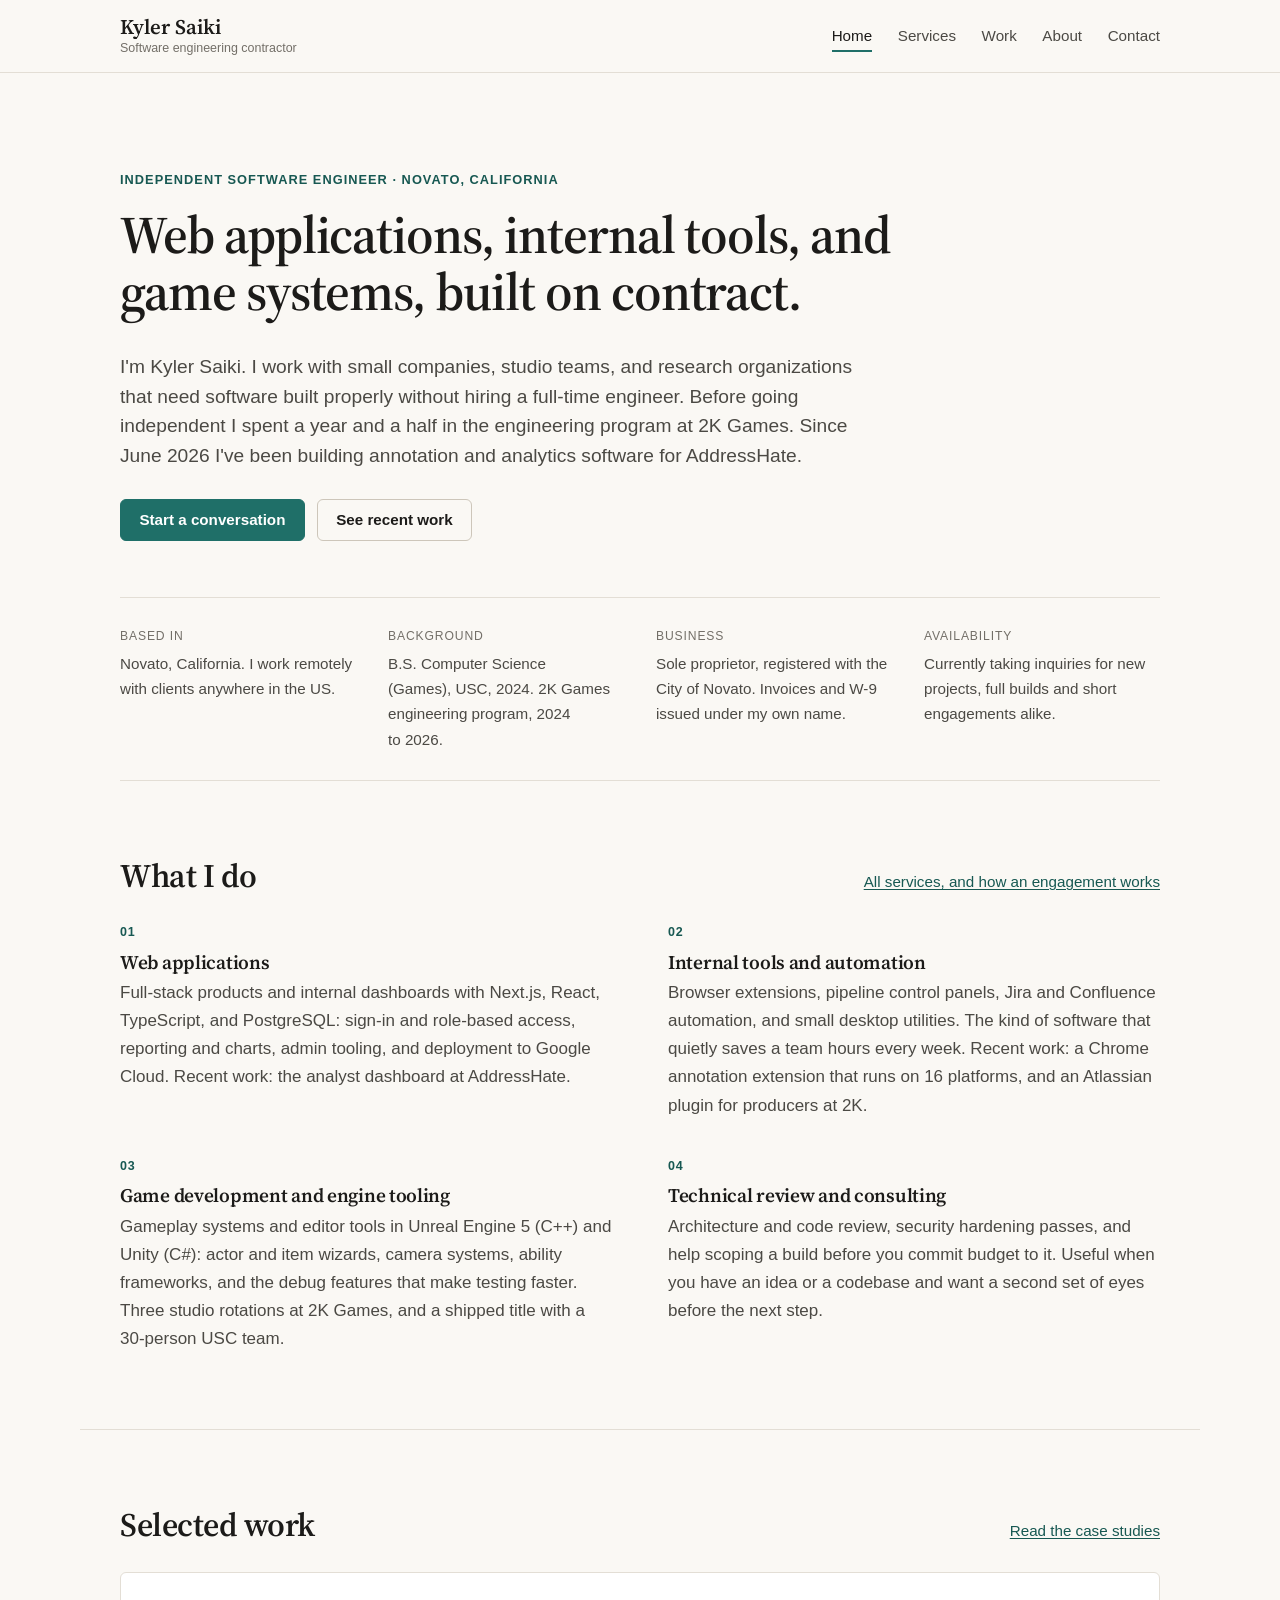
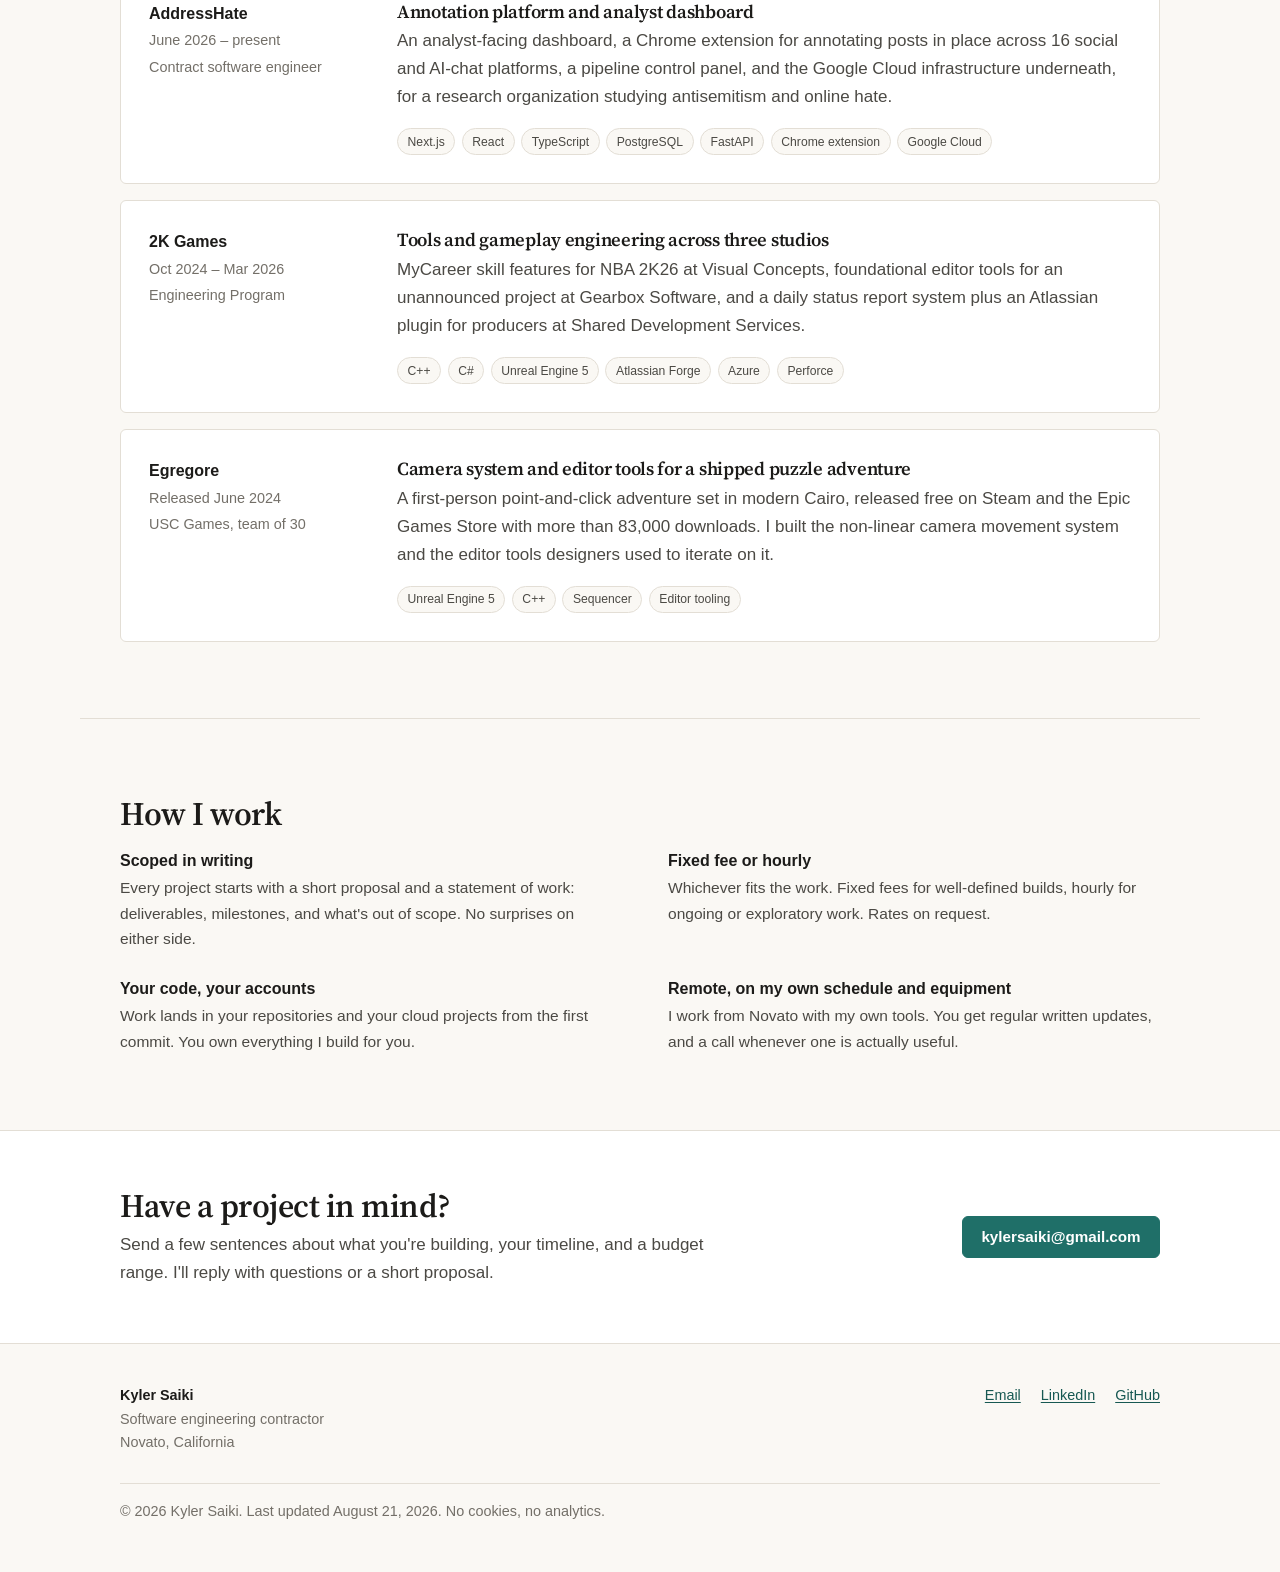
<file: index.html>
<!DOCTYPE html>
<html lang="en">
<head>
<meta charset="utf-8">
<meta name="viewport" content="width=device-width, initial-scale=1">
<meta name="color-scheme" content="light">
<meta name="theme-color" content="#faf8f4">
<title>Kyler Saiki – Software Engineering Contractor, Novato, CA</title>
<meta name="description" content="Independent software engineer in Novato, California. Web applications, internal tools, and game development for small teams, studios, and research organizations. Available for contract work.">
<link rel="canonical" href="https://kysaiki.github.io/">
<meta property="og:type" content="website">
<meta property="og:site_name" content="Kyler Saiki">
<meta property="og:title" content="Kyler Saiki – Software Engineering Contractor">
<meta property="og:description" content="Web applications, internal tools, and game systems, built on contract from Novato, California.">
<meta property="og:url" content="https://kysaiki.github.io/">
<meta property="og:image" content="https://kysaiki.github.io/assets/img/og-image.png">
<meta property="og:image:alt" content="Kyler Saiki, software engineering contractor, Novato, California">
<meta property="og:image:width" content="1200">
<meta property="og:image:height" content="630">
<meta name="twitter:card" content="summary_large_image">
<link rel="icon" href="/assets/img/favicon.svg" type="image/svg+xml">
<link rel="icon" href="/assets/img/favicon-32.png" sizes="32x32" type="image/png">
<link rel="apple-touch-icon" href="/assets/img/apple-touch-icon.png">
<link rel="preconnect" href="https://fonts.googleapis.com">
<link rel="preconnect" href="https://fonts.gstatic.com" crossorigin>
<link rel="stylesheet" href="https://fonts.googleapis.com/css2?family=Source+Serif+4:opsz,wght@8..60,400;8..60,600&amp;display=swap">
<link rel="stylesheet" href="/assets/css/site.css">
<script type="application/ld+json">
{
  "@context": "https://schema.org",
  "@graph": [
    {
      "@type": "Person",
      "@id": "https://kysaiki.github.io/#person",
      "name": "Kyler Saiki",
      "url": "https://kysaiki.github.io/",
      "image": "https://kysaiki.github.io/assets/img/kyler-saiki.jpg",
      "jobTitle": "Independent Software Engineer",
      "email": "mailto:kylersaiki@gmail.com",
      "address": { "@type": "PostalAddress", "addressLocality": "Novato", "addressRegion": "CA", "addressCountry": "US" },
      "alumniOf": { "@type": "CollegeOrUniversity", "name": "University of Southern California" },
      "sameAs": [ "https://www.linkedin.com/in/kyler-saiki/", "https://github.com/kysaiki" ],
      "knowsAbout": [ "Web application development", "Internal tools and automation", "Unreal Engine 5", "Unity", "TypeScript", "Python", "C++", "Google Cloud" ]
    },
    {
      "@type": "ProfessionalService",
      "@id": "https://kysaiki.github.io/#business",
      "name": "Kyler Saiki, Software Engineering Contractor",
      "url": "https://kysaiki.github.io/",
      "founder": { "@id": "https://kysaiki.github.io/#person" },
      "foundingDate": "2026-06",
      "email": "kylersaiki@gmail.com",
      "address": { "@type": "PostalAddress", "addressLocality": "Novato", "addressRegion": "CA", "addressCountry": "US" },
      "areaServed": "US",
      "description": "Independent software engineering services: web applications, internal tools and automation, game development and engine tooling, and technical review."
    },
    {
      "@type": "WebSite",
      "url": "https://kysaiki.github.io/",
      "name": "Kyler Saiki",
      "publisher": { "@id": "https://kysaiki.github.io/#person" }
    }
  ]
}
</script>
</head>
<body>
<a class="skip-link" href="#main">Skip to content</a>
<header class="site-header">
  <div class="container header-inner">
    <a class="brand" href="/">Kyler Saiki<small>Software engineering contractor</small></a>
    <button class="nav-toggle" type="button" aria-expanded="false" aria-controls="site-nav">Menu</button>
    <nav id="site-nav" class="site-nav" aria-label="Main">
      <ul>
        <li><a href="/" aria-current="page">Home</a></li>
        <li><a href="/services/">Services</a></li>
        <li><a href="/work/">Work</a></li>
        <li><a href="/about/">About</a></li>
        <li><a href="/contact/">Contact</a></li>
      </ul>
    </nav>
  </div>
</header>

<main id="main">

  <section class="container hero">
    <p class="eyebrow">Independent software engineer · Novato, California</p>
    <h1>Web applications, internal tools, and game systems, built on contract.</h1>
    <p class="lead">I'm Kyler Saiki. I work with small companies, studio teams, and research organizations that need software built properly without hiring a full-time engineer. Before going independent I spent a year and a half in the engineering program at 2K Games. Since June 2026 I've been building annotation and analytics software for AddressHate.</p>
    <div class="actions">
      <a class="btn btn-primary" href="/contact/">Start a conversation</a>
      <a class="btn btn-secondary" href="/work/">See recent work</a>
    </div>
  </section>

  <div class="container">
    <dl class="facts">
      <div>
        <dt>Based in</dt>
        <dd>Novato, California. I work remotely with clients anywhere in the US.</dd>
      </div>
      <div>
        <dt>Background</dt>
        <dd>B.S. Computer Science (Games), USC, 2024. 2K Games engineering program, 2024 to 2026.</dd>
      </div>
      <div>
        <dt>Business</dt>
        <dd>Sole proprietor, registered with the City of Novato. Invoices and W-9 issued under my own name.</dd>
      </div>
      <div>
        <dt>Availability</dt>
        <dd>Currently taking inquiries for new projects, full builds and short engagements alike.</dd>
      </div>
    </dl>
  </div>

  <section class="container section">
    <div class="section-head">
      <h2>What I do</h2>
      <a href="/services/">All services, and how an engagement works</a>
    </div>
    <div class="services-grid">
      <div class="service">
        <span class="num">01</span>
        <h3>Web applications</h3>
        <p>Full-stack products and internal dashboards with Next.js, React, TypeScript, and PostgreSQL: sign-in and role-based access, reporting and charts, admin tooling, and deployment to Google Cloud. Recent work: the analyst dashboard at AddressHate.</p>
      </div>
      <div class="service">
        <span class="num">02</span>
        <h3>Internal tools and automation</h3>
        <p>Browser extensions, pipeline control panels, Jira and Confluence automation, and small desktop utilities. The kind of software that quietly saves a team hours every week. Recent work: a Chrome annotation extension that runs on 16 platforms, and an Atlassian plugin for producers at 2K.</p>
      </div>
      <div class="service">
        <span class="num">03</span>
        <h3>Game development and engine tooling</h3>
        <p>Gameplay systems and editor tools in Unreal Engine 5 (C++) and Unity (C#): actor and item wizards, camera systems, ability frameworks, and the debug features that make testing faster. Three studio rotations at 2K Games, and a shipped title with a 30-person USC team.</p>
      </div>
      <div class="service">
        <span class="num">04</span>
        <h3>Technical review and consulting</h3>
        <p>Architecture and code review, security hardening passes, and help scoping a build before you commit budget to it. Useful when you have an idea or a codebase and want a second set of eyes before the next step.</p>
      </div>
    </div>
  </section>

  <section class="container section section-rule">
    <div class="section-head">
      <h2>Selected work</h2>
      <a href="/work/">Read the case studies</a>
    </div>
    <ol class="work-list">
      <li class="work-item">
        <div class="work-meta">
          <span class="org">AddressHate</span>
          <span>June 2026 – present</span>
          <span>Contract software engineer</span>
        </div>
        <div>
          <h3><a href="/work/#addresshate">Annotation platform and analyst dashboard</a></h3>
          <p>An analyst-facing dashboard, a Chrome extension for annotating posts in place across 16 social and AI-chat platforms, a pipeline control panel, and the Google Cloud infrastructure underneath, for a research organization studying antisemitism and online hate.</p>
          <ul class="tags">
            <li>Next.js</li><li>React</li><li>TypeScript</li><li>PostgreSQL</li><li>FastAPI</li><li>Chrome extension</li><li>Google Cloud</li>
          </ul>
        </div>
      </li>
      <li class="work-item">
        <div class="work-meta">
          <span class="org">2K Games</span>
          <span>Oct 2024 – Mar 2026</span>
          <span>Engineering Program</span>
        </div>
        <div>
          <h3><a href="/work/#2k-games">Tools and gameplay engineering across three studios</a></h3>
          <p>MyCareer skill features for NBA 2K26 at Visual Concepts, foundational editor tools for an unannounced project at Gearbox Software, and a daily status report system plus an Atlassian plugin for producers at Shared Development Services.</p>
          <ul class="tags">
            <li>C++</li><li>C#</li><li>Unreal Engine 5</li><li>Atlassian Forge</li><li>Azure</li><li>Perforce</li>
          </ul>
        </div>
      </li>
      <li class="work-item">
        <div class="work-meta">
          <span class="org">Egregore</span>
          <span>Released June 2024</span>
          <span>USC Games, team of 30</span>
        </div>
        <div>
          <h3><a href="/work/#egregore">Camera system and editor tools for a shipped puzzle adventure</a></h3>
          <p>A first-person point-and-click adventure set in modern Cairo, released free on Steam and the Epic Games Store with more than 83,000 downloads. I built the non-linear camera movement system and the editor tools designers used to iterate on it.</p>
          <ul class="tags">
            <li>Unreal Engine 5</li><li>C++</li><li>Sequencer</li><li>Editor tooling</li>
          </ul>
        </div>
      </li>
    </ol>
  </section>

  <section class="container section section-rule">
    <h2>How I work</h2>
    <div class="how-grid">
      <div>
        <h3>Scoped in writing</h3>
        <p>Every project starts with a short proposal and a statement of work: deliverables, milestones, and what's out of scope. No surprises on either side.</p>
      </div>
      <div>
        <h3>Fixed fee or hourly</h3>
        <p>Whichever fits the work. Fixed fees for well-defined builds, hourly for ongoing or exploratory work. Rates on request.</p>
      </div>
      <div>
        <h3>Your code, your accounts</h3>
        <p>Work lands in your repositories and your cloud projects from the first commit. You own everything I build for you.</p>
      </div>
      <div>
        <h3>Remote, on my own schedule and equipment</h3>
        <p>I work from Novato with my own tools. You get regular written updates, and a call whenever one is actually useful.</p>
      </div>
    </div>
  </section>

</main>

<section class="cta-band">
  <div class="container cta-inner">
    <div>
      <h2>Have a project in mind?</h2>
      <p>Send a few sentences about what you're building, your timeline, and a budget range. I'll reply with questions or a short proposal.</p>
    </div>
    <a class="btn btn-primary" href="mailto:kylersaiki@gmail.com?subject=Project%20inquiry">kylersaiki@gmail.com</a>
  </div>
</section>

<footer class="site-footer">
  <div class="container footer-grid">
    <div><strong>Kyler Saiki</strong><br>Software engineering contractor<br>Novato, California</div>
    <ul class="footer-links">
      <li><a href="mailto:kylersaiki@gmail.com">Email</a></li>
      <li><a href="https://www.linkedin.com/in/kyler-saiki/" rel="noopener">LinkedIn</a></li>
      <li><a href="https://github.com/kysaiki" rel="noopener">GitHub</a></li>
    </ul>
    <div class="footer-note">&copy; 2026 Kyler Saiki. Last updated August 21, 2026. No cookies, no analytics.</div>
  </div>
</footer>
<script src="/assets/js/site.js" defer></script>
</body>
</html>
</file>
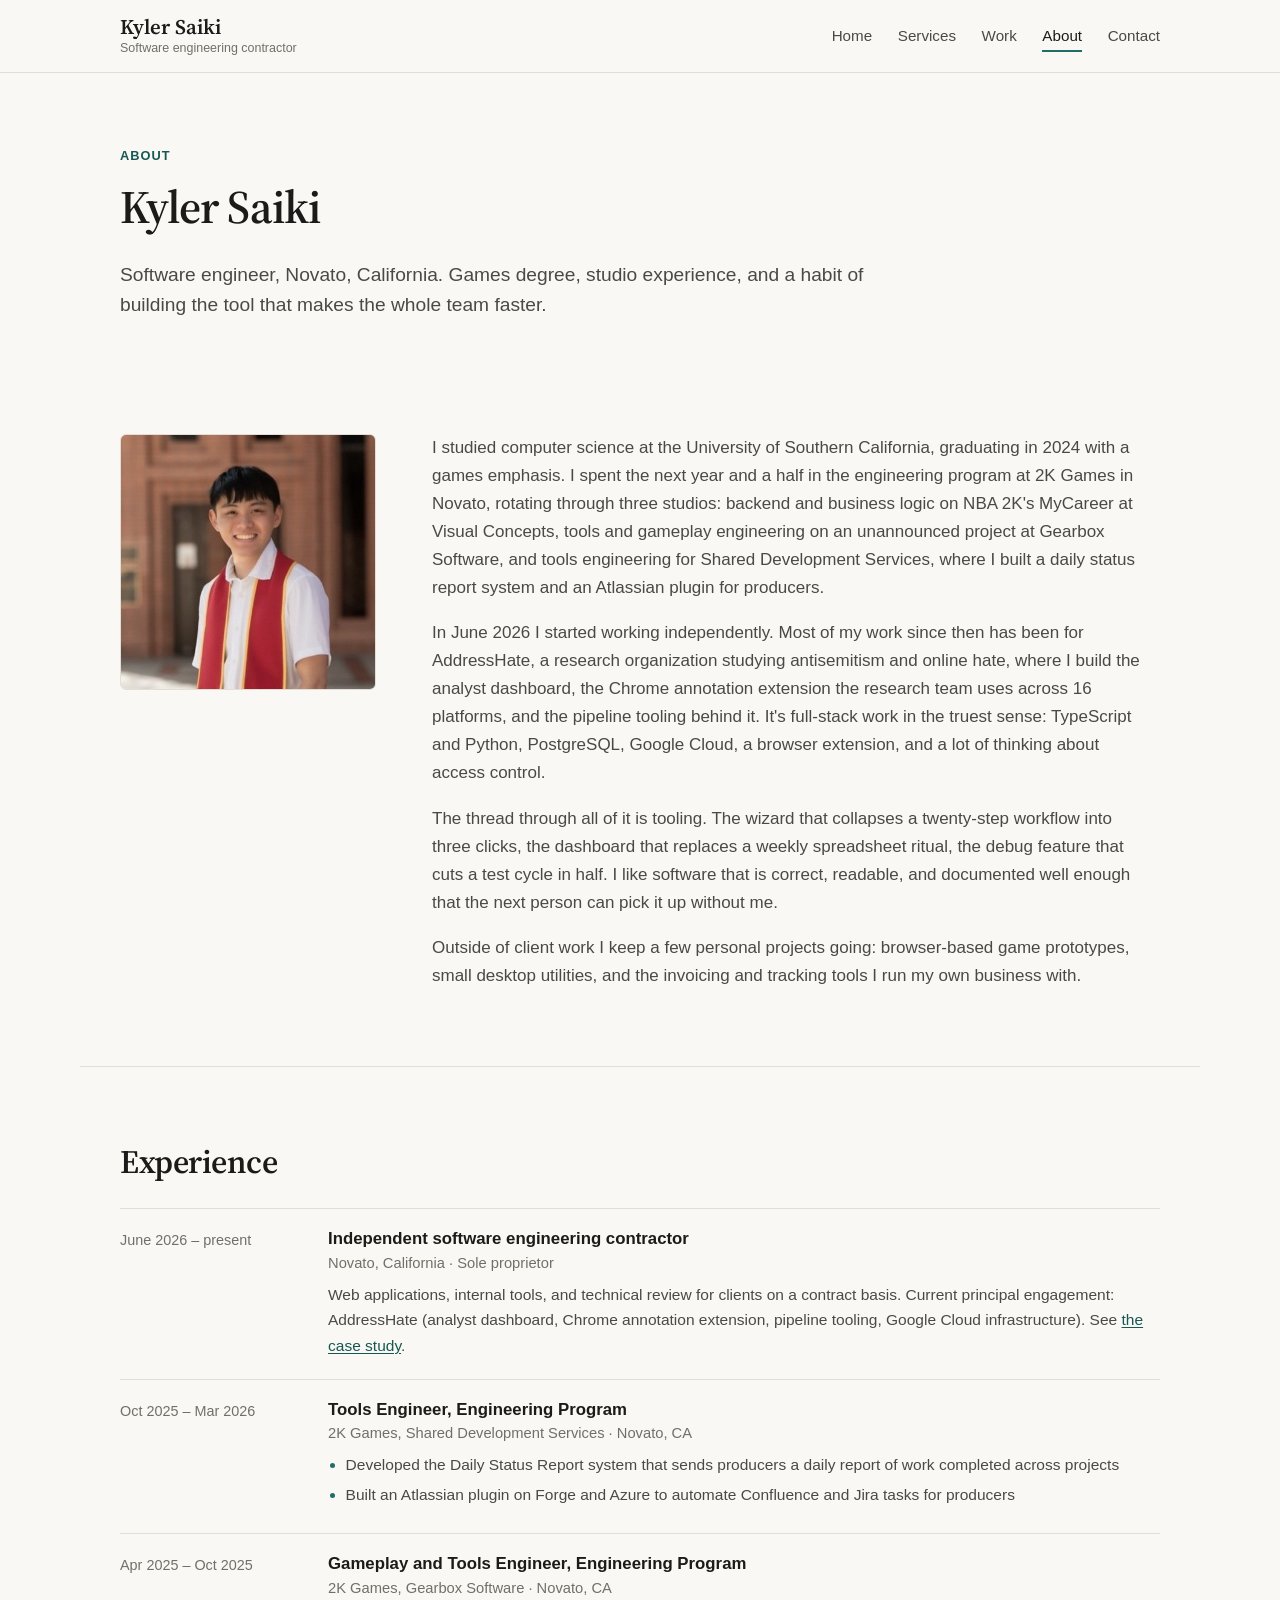
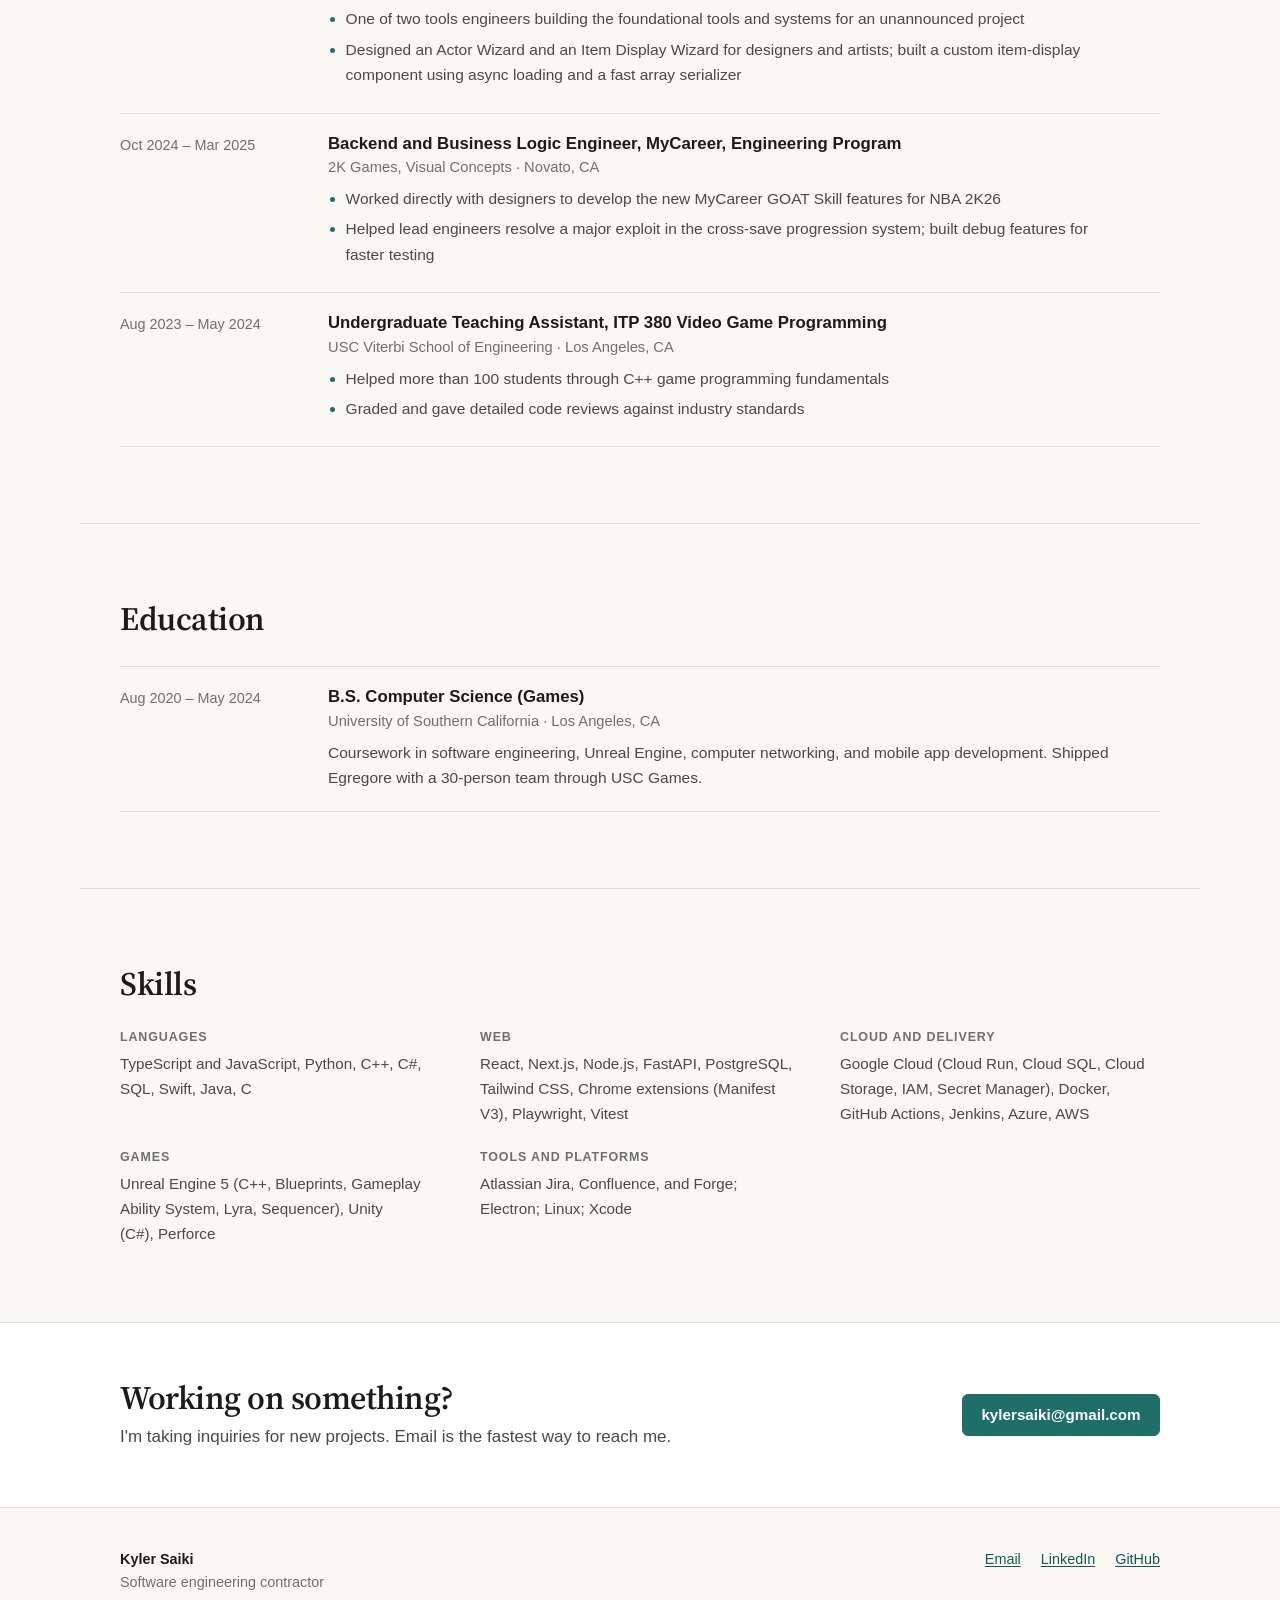
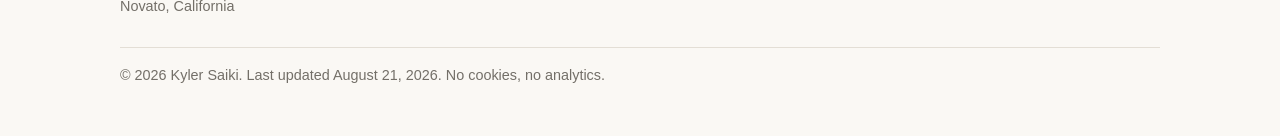
<file: about/index.html>
<!DOCTYPE html>
<html lang="en">
<head>
<meta charset="utf-8">
<meta name="viewport" content="width=device-width, initial-scale=1">
<meta name="color-scheme" content="light">
<meta name="theme-color" content="#faf8f4">
<title>About – Kyler Saiki, Software Engineering Contractor</title>
<meta name="description" content="Kyler Saiki is an independent software engineer in Novato, California: USC computer science graduate, 2K Games engineering program alum, now building web applications and tools on contract.">
<link rel="canonical" href="https://kysaiki.github.io/about/">
<meta property="og:type" content="profile">
<meta property="og:site_name" content="Kyler Saiki">
<meta property="og:title" content="About – Kyler Saiki">
<meta property="og:description" content="Background, experience, education, and skills.">
<meta property="og:url" content="https://kysaiki.github.io/about/">
<meta property="og:image" content="https://kysaiki.github.io/assets/img/og-image.png">
<meta property="og:image:alt" content="Kyler Saiki, software engineering contractor, Novato, California">
<meta name="twitter:card" content="summary_large_image">
<link rel="icon" href="/assets/img/favicon.svg" type="image/svg+xml">
<link rel="icon" href="/assets/img/favicon-32.png" sizes="32x32" type="image/png">
<link rel="apple-touch-icon" href="/assets/img/apple-touch-icon.png">
<link rel="preconnect" href="https://fonts.googleapis.com">
<link rel="preconnect" href="https://fonts.gstatic.com" crossorigin>
<link rel="stylesheet" href="https://fonts.googleapis.com/css2?family=Source+Serif+4:opsz,wght@8..60,400;8..60,600&amp;display=swap">
<link rel="stylesheet" href="/assets/css/site.css">
</head>
<body>
<a class="skip-link" href="#main">Skip to content</a>
<header class="site-header">
  <div class="container header-inner">
    <a class="brand" href="/">Kyler Saiki<small>Software engineering contractor</small></a>
    <button class="nav-toggle" type="button" aria-expanded="false" aria-controls="site-nav">Menu</button>
    <nav id="site-nav" class="site-nav" aria-label="Main">
      <ul>
        <li><a href="/">Home</a></li>
        <li><a href="/services/">Services</a></li>
        <li><a href="/work/">Work</a></li>
        <li><a href="/about/" aria-current="page">About</a></li>
        <li><a href="/contact/">Contact</a></li>
      </ul>
    </nav>
  </div>
</header>

<main id="main">

  <section class="container page-hero">
    <p class="eyebrow">About</p>
    <h1>Kyler Saiki</h1>
    <p class="lead">Software engineer, Novato, California. Games degree, studio experience, and a habit of building the tool that makes the whole team faster.</p>
  </section>

  <section class="container section">
    <div class="about-grid">
      <div>
        <img class="portrait" src="/assets/img/kyler-saiki.jpg" width="420" height="420" alt="Kyler Saiki, smiling, in a white shirt in front of a brick building.">
      </div>
      <div class="prose">
        <p>I studied computer science at the University of Southern California, graduating in 2024 with a games emphasis. I spent the next year and a half in the engineering program at 2K Games in Novato, rotating through three studios: backend and business logic on NBA 2K's MyCareer at Visual Concepts, tools and gameplay engineering on an unannounced project at Gearbox Software, and tools engineering for Shared Development Services, where I built a daily status report system and an Atlassian plugin for producers.</p>
        <p>In June 2026 I started working independently. Most of my work since then has been for AddressHate, a research organization studying antisemitism and online hate, where I build the analyst dashboard, the Chrome annotation extension the research team uses across 16 platforms, and the pipeline tooling behind it. It's full-stack work in the truest sense: TypeScript and Python, PostgreSQL, Google Cloud, a browser extension, and a lot of thinking about access control.</p>
        <p>The thread through all of it is tooling. The wizard that collapses a twenty-step workflow into three clicks, the dashboard that replaces a weekly spreadsheet ritual, the debug feature that cuts a test cycle in half. I like software that is correct, readable, and documented well enough that the next person can pick it up without me.</p>
        <p>Outside of client work I keep a few personal projects going: browser-based game prototypes, small desktop utilities, and the invoicing and tracking tools I run my own business with.</p>
      </div>
    </div>
  </section>

  <section class="container section section-rule">
    <div class="section-head">
      <h2>Experience</h2>
    </div>
    <ul class="timeline">
      <li>
        <div class="when">June 2026 – present</div>
        <div>
          <h3>Independent software engineering contractor</h3>
          <div class="where">Novato, California · Sole proprietor</div>
          <p>Web applications, internal tools, and technical review for clients on a contract basis. Current principal engagement: AddressHate (analyst dashboard, Chrome annotation extension, pipeline tooling, Google Cloud infrastructure). See <a href="/work/#addresshate">the case study</a>.</p>
        </div>
      </li>
      <li>
        <div class="when">Oct 2025 – Mar 2026</div>
        <div>
          <h3>Tools Engineer, Engineering Program</h3>
          <div class="where">2K Games, Shared Development Services · Novato, CA</div>
          <ul>
            <li>Developed the Daily Status Report system that sends producers a daily report of work completed across projects</li>
            <li>Built an Atlassian plugin on Forge and Azure to automate Confluence and Jira tasks for producers</li>
          </ul>
        </div>
      </li>
      <li>
        <div class="when">Apr 2025 – Oct 2025</div>
        <div>
          <h3>Gameplay and Tools Engineer, Engineering Program</h3>
          <div class="where">2K Games, Gearbox Software · Novato, CA</div>
          <ul>
            <li>One of two tools engineers building the foundational tools and systems for an unannounced project</li>
            <li>Designed an Actor Wizard and an Item Display Wizard for designers and artists; built a custom item-display component using async loading and a fast array serializer</li>
          </ul>
        </div>
      </li>
      <li>
        <div class="when">Oct 2024 – Mar 2025</div>
        <div>
          <h3>Backend and Business Logic Engineer, MyCareer, Engineering Program</h3>
          <div class="where">2K Games, Visual Concepts · Novato, CA</div>
          <ul>
            <li>Worked directly with designers to develop the new MyCareer GOAT Skill features for NBA 2K26</li>
            <li>Helped lead engineers resolve a major exploit in the cross-save progression system; built debug features for faster testing</li>
          </ul>
        </div>
      </li>
      <li>
        <div class="when">Aug 2023 – May 2024</div>
        <div>
          <h3>Undergraduate Teaching Assistant, ITP 380 Video Game Programming</h3>
          <div class="where">USC Viterbi School of Engineering · Los Angeles, CA</div>
          <ul>
            <li>Helped more than 100 students through C++ game programming fundamentals</li>
            <li>Graded and gave detailed code reviews against industry standards</li>
          </ul>
        </div>
      </li>
    </ul>
  </section>

  <section class="container section section-rule">
    <div class="section-head">
      <h2>Education</h2>
    </div>
    <ul class="timeline">
      <li>
        <div class="when">Aug 2020 – May 2024</div>
        <div>
          <h3>B.S. Computer Science (Games)</h3>
          <div class="where">University of Southern California · Los Angeles, CA</div>
          <p>Coursework in software engineering, Unreal Engine, computer networking, and mobile app development. Shipped Egregore with a 30-person team through USC Games.</p>
        </div>
      </li>
    </ul>
  </section>

  <section class="container section section-rule">
    <div class="section-head">
      <h2>Skills</h2>
    </div>
    <div class="skills">
      <div>
        <h3>Languages</h3>
        <p>TypeScript and JavaScript, Python, C++, C#, SQL, Swift, Java, C</p>
      </div>
      <div>
        <h3>Web</h3>
        <p>React, Next.js, Node.js, FastAPI, PostgreSQL, Tailwind CSS, Chrome extensions (Manifest V3), Playwright, Vitest</p>
      </div>
      <div>
        <h3>Cloud and delivery</h3>
        <p>Google Cloud (Cloud Run, Cloud SQL, Cloud Storage, IAM, Secret Manager), Docker, GitHub Actions, Jenkins, Azure, AWS</p>
      </div>
      <div>
        <h3>Games</h3>
        <p>Unreal Engine 5 (C++, Blueprints, Gameplay Ability System, Lyra, Sequencer), Unity (C#), Perforce</p>
      </div>
      <div>
        <h3>Tools and platforms</h3>
        <p>Atlassian Jira, Confluence, and Forge; Electron; Linux; Xcode</p>
      </div>
    </div>
  </section>

</main>

<section class="cta-band">
  <div class="container cta-inner">
    <div>
      <h2>Working on something?</h2>
      <p>I'm taking inquiries for new projects. Email is the fastest way to reach me.</p>
    </div>
    <a class="btn btn-primary" href="mailto:kylersaiki@gmail.com?subject=Project%20inquiry">kylersaiki@gmail.com</a>
  </div>
</section>

<footer class="site-footer">
  <div class="container footer-grid">
    <div><strong>Kyler Saiki</strong><br>Software engineering contractor<br>Novato, California</div>
    <ul class="footer-links">
      <li><a href="mailto:kylersaiki@gmail.com">Email</a></li>
      <li><a href="https://www.linkedin.com/in/kyler-saiki/" rel="noopener">LinkedIn</a></li>
      <li><a href="https://github.com/kysaiki" rel="noopener">GitHub</a></li>
    </ul>
    <div class="footer-note">&copy; 2026 Kyler Saiki. Last updated August 21, 2026. No cookies, no analytics.</div>
  </div>
</footer>
<script src="/assets/js/site.js" defer></script>
</body>
</html>
</file>
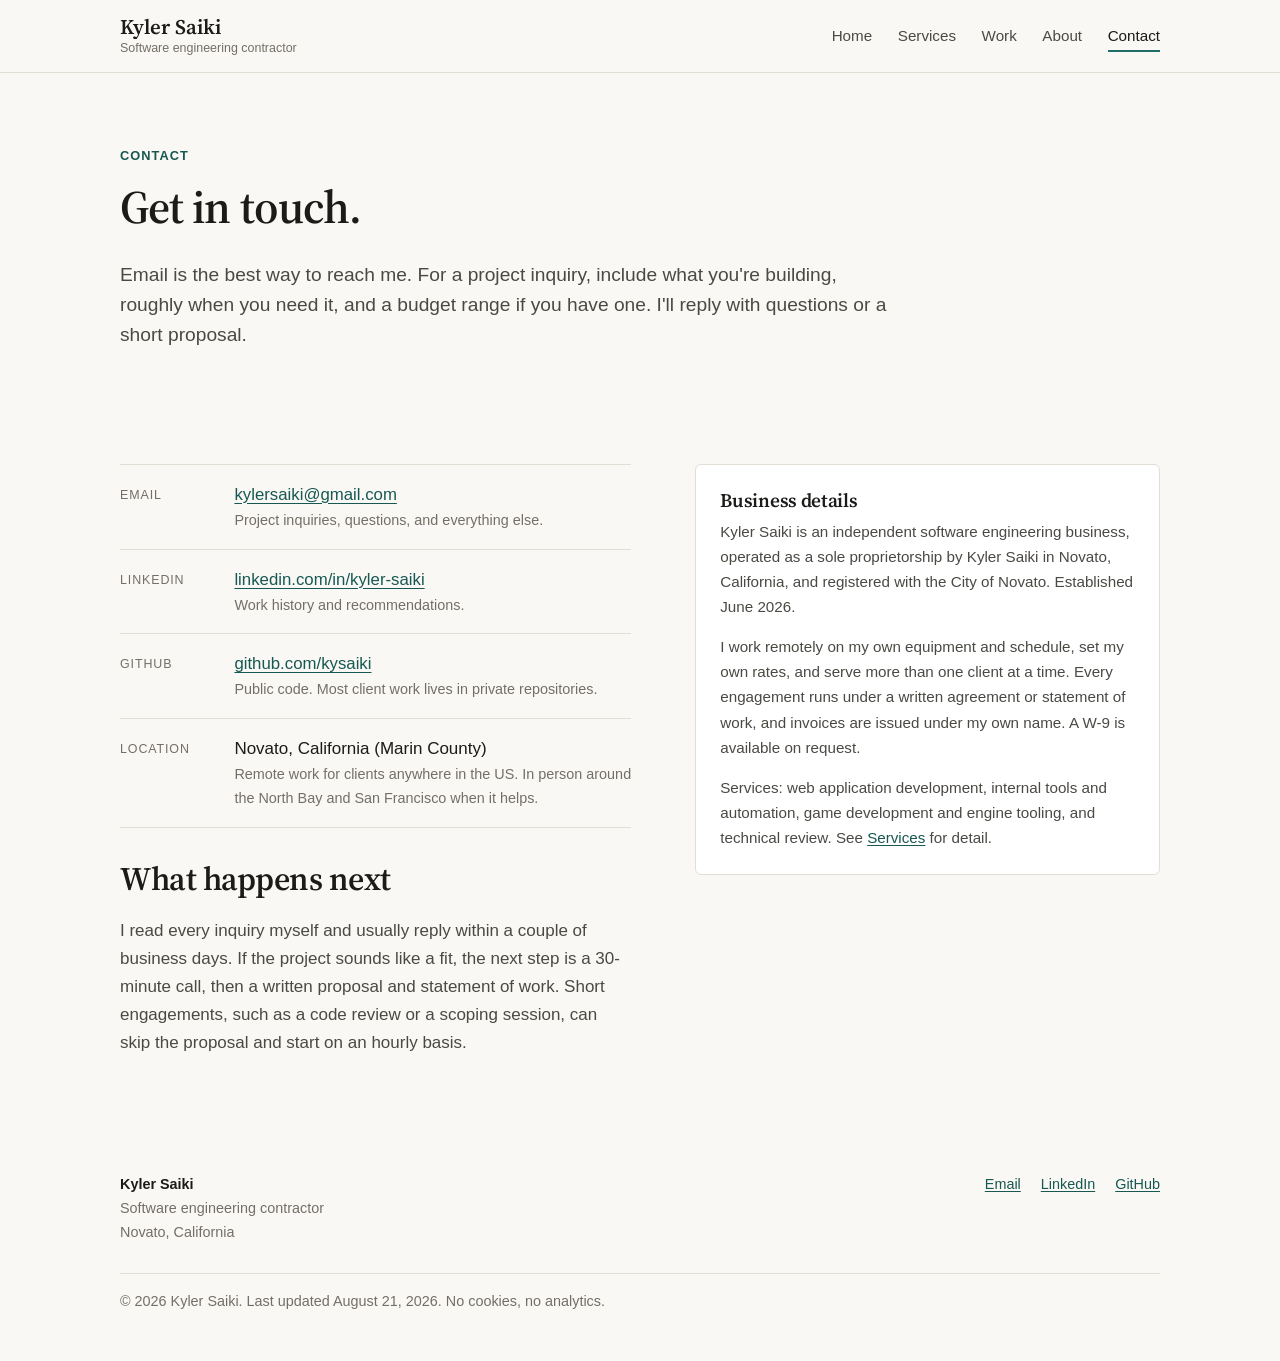
<file: contact/index.html>
<!DOCTYPE html>
<html lang="en">
<head>
<meta charset="utf-8">
<meta name="viewport" content="width=device-width, initial-scale=1">
<meta name="color-scheme" content="light">
<meta name="theme-color" content="#faf8f4">
<title>Contact – Kyler Saiki, Software Engineering Contractor</title>
<meta name="description" content="Get in touch with Kyler Saiki, independent software engineering contractor in Novato, California. Email, LinkedIn, GitHub, and business details.">
<link rel="canonical" href="https://kysaiki.github.io/contact/">
<meta property="og:type" content="website">
<meta property="og:site_name" content="Kyler Saiki">
<meta property="og:title" content="Contact – Kyler Saiki">
<meta property="og:description" content="Email, LinkedIn, GitHub, and business details for Kyler Saiki, software engineering contractor in Novato, California.">
<meta property="og:url" content="https://kysaiki.github.io/contact/">
<meta property="og:image" content="https://kysaiki.github.io/assets/img/og-image.png">
<meta property="og:image:alt" content="Kyler Saiki, software engineering contractor, Novato, California">
<meta name="twitter:card" content="summary_large_image">
<link rel="icon" href="/assets/img/favicon.svg" type="image/svg+xml">
<link rel="icon" href="/assets/img/favicon-32.png" sizes="32x32" type="image/png">
<link rel="apple-touch-icon" href="/assets/img/apple-touch-icon.png">
<link rel="preconnect" href="https://fonts.googleapis.com">
<link rel="preconnect" href="https://fonts.gstatic.com" crossorigin>
<link rel="stylesheet" href="https://fonts.googleapis.com/css2?family=Source+Serif+4:opsz,wght@8..60,400;8..60,600&amp;display=swap">
<link rel="stylesheet" href="/assets/css/site.css">
</head>
<body>
<a class="skip-link" href="#main">Skip to content</a>
<header class="site-header">
  <div class="container header-inner">
    <a class="brand" href="/">Kyler Saiki<small>Software engineering contractor</small></a>
    <button class="nav-toggle" type="button" aria-expanded="false" aria-controls="site-nav">Menu</button>
    <nav id="site-nav" class="site-nav" aria-label="Main">
      <ul>
        <li><a href="/">Home</a></li>
        <li><a href="/services/">Services</a></li>
        <li><a href="/work/">Work</a></li>
        <li><a href="/about/">About</a></li>
        <li><a href="/contact/" aria-current="page">Contact</a></li>
      </ul>
    </nav>
  </div>
</header>

<main id="main">

  <section class="container page-hero">
    <p class="eyebrow">Contact</p>
    <h1>Get in touch.</h1>
    <p class="lead">Email is the best way to reach me. For a project inquiry, include what you're building, roughly when you need it, and a budget range if you have one. I'll reply with questions or a short proposal.</p>
  </section>

  <section class="container section">
    <div class="contact-grid">
      <div>
        <ul class="contact-list">
          <li>
            <span class="label">Email</span>
            <span><a href="mailto:kylersaiki@gmail.com?subject=Project%20inquiry">kylersaiki@gmail.com</a><span class="sub">Project inquiries, questions, and everything else.</span></span>
          </li>
          <li>
            <span class="label">LinkedIn</span>
            <span><a href="https://www.linkedin.com/in/kyler-saiki/" rel="noopener">linkedin.com/in/kyler-saiki</a><span class="sub">Work history and recommendations.</span></span>
          </li>
          <li>
            <span class="label">GitHub</span>
            <span><a href="https://github.com/kysaiki" rel="noopener">github.com/kysaiki</a><span class="sub">Public code. Most client work lives in private repositories.</span></span>
          </li>
          <li>
            <span class="label">Location</span>
            <span>Novato, California (Marin County)<span class="sub">Remote work for clients anywhere in the US. In person around the North Bay and San Francisco when it helps.</span></span>
          </li>
        </ul>

        <div class="prose" style="margin-top: 2rem;">
          <h2>What happens next</h2>
          <p>I read every inquiry myself and usually reply within a couple of business days. If the project sounds like a fit, the next step is a 30-minute call, then a written proposal and statement of work. Short engagements, such as a code review or a scoping session, can skip the proposal and start on an hourly basis.</p>
        </div>
      </div>

      <div class="note-box">
        <h2>Business details</h2>
        <p>Kyler Saiki is an independent software engineering business, operated as a sole proprietorship by Kyler Saiki in Novato, California, and registered with the City of Novato. Established June 2026.</p>
        <p>I work remotely on my own equipment and schedule, set my own rates, and serve more than one client at a time. Every engagement runs under a written agreement or statement of work, and invoices are issued under my own name. A W-9 is available on request.</p>
        <p>Services: web application development, internal tools and automation, game development and engine tooling, and technical review. See <a href="/services/">Services</a> for detail.</p>
      </div>
    </div>
  </section>

</main>

<footer class="site-footer">
  <div class="container footer-grid">
    <div><strong>Kyler Saiki</strong><br>Software engineering contractor<br>Novato, California</div>
    <ul class="footer-links">
      <li><a href="mailto:kylersaiki@gmail.com">Email</a></li>
      <li><a href="https://www.linkedin.com/in/kyler-saiki/" rel="noopener">LinkedIn</a></li>
      <li><a href="https://github.com/kysaiki" rel="noopener">GitHub</a></li>
    </ul>
    <div class="footer-note">&copy; 2026 Kyler Saiki. Last updated August 21, 2026. No cookies, no analytics.</div>
  </div>
</footer>
<script src="/assets/js/site.js" defer></script>
</body>
</html>
</file>
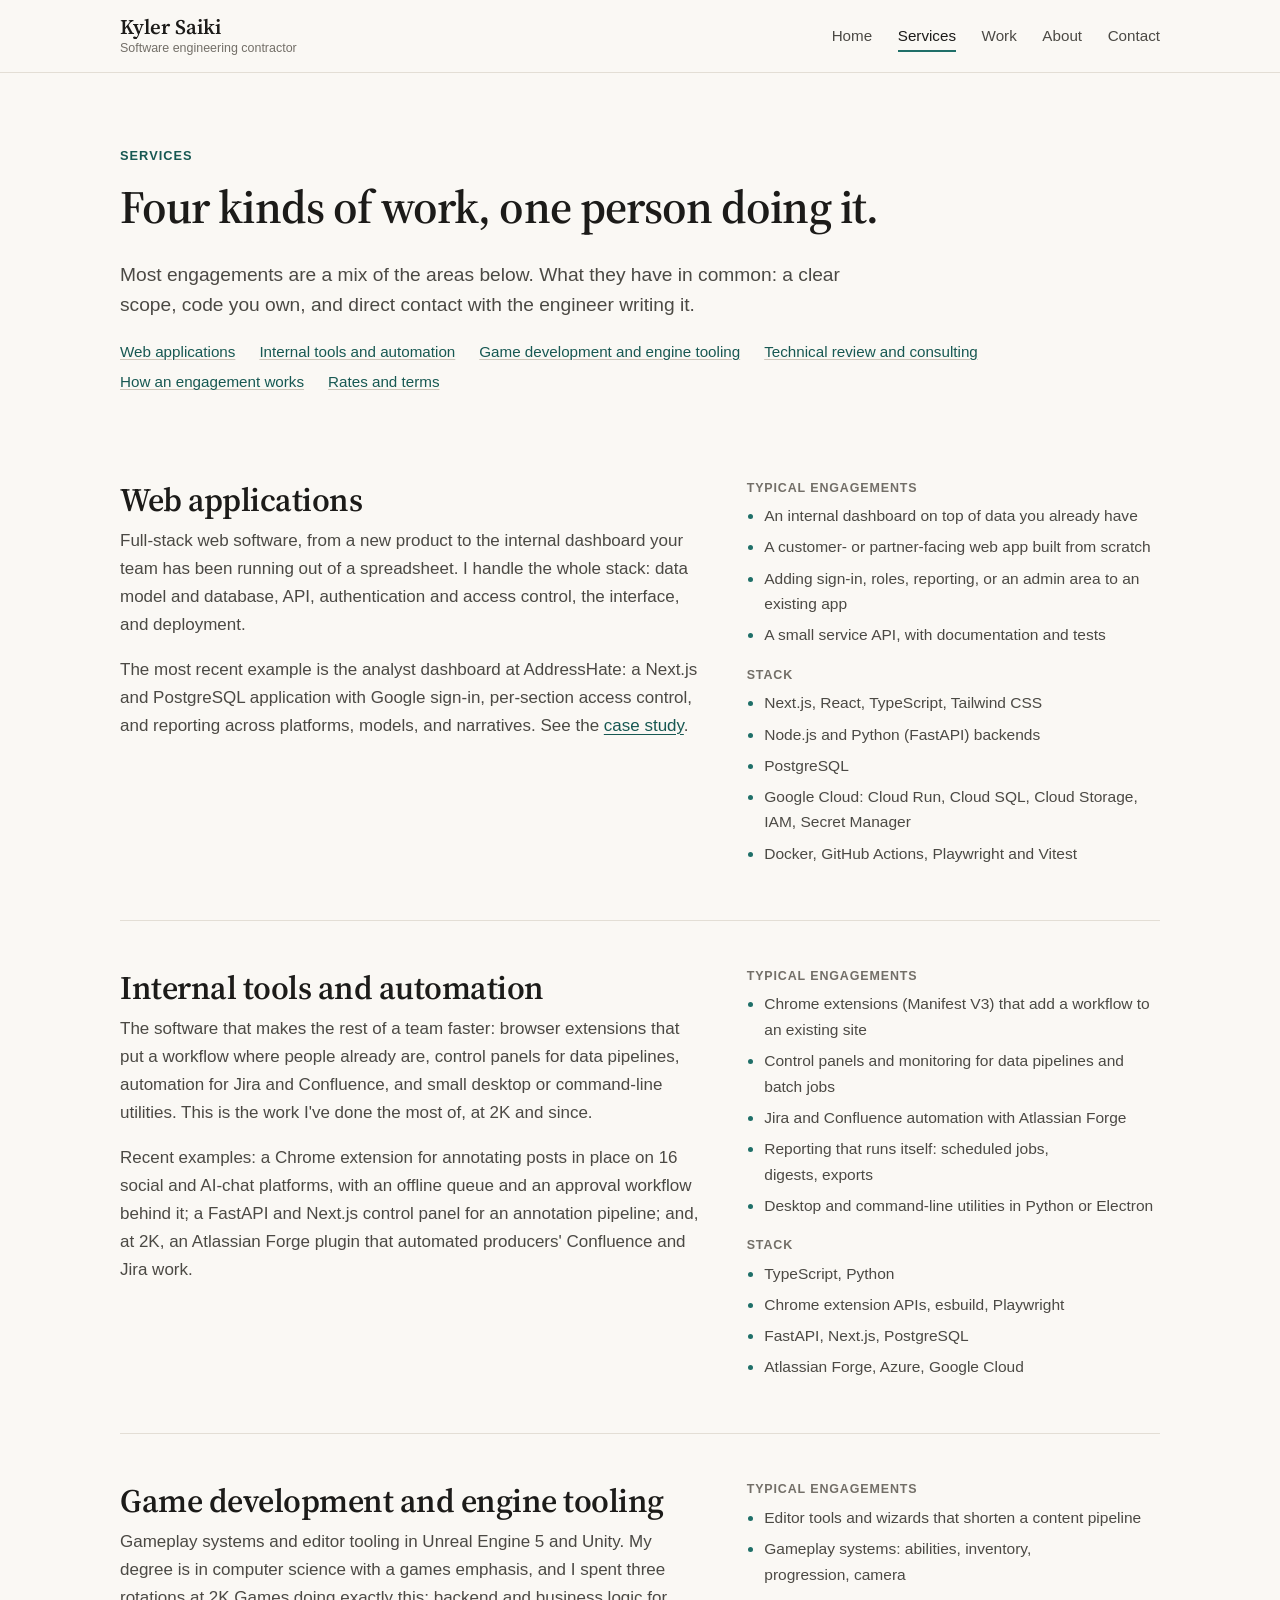
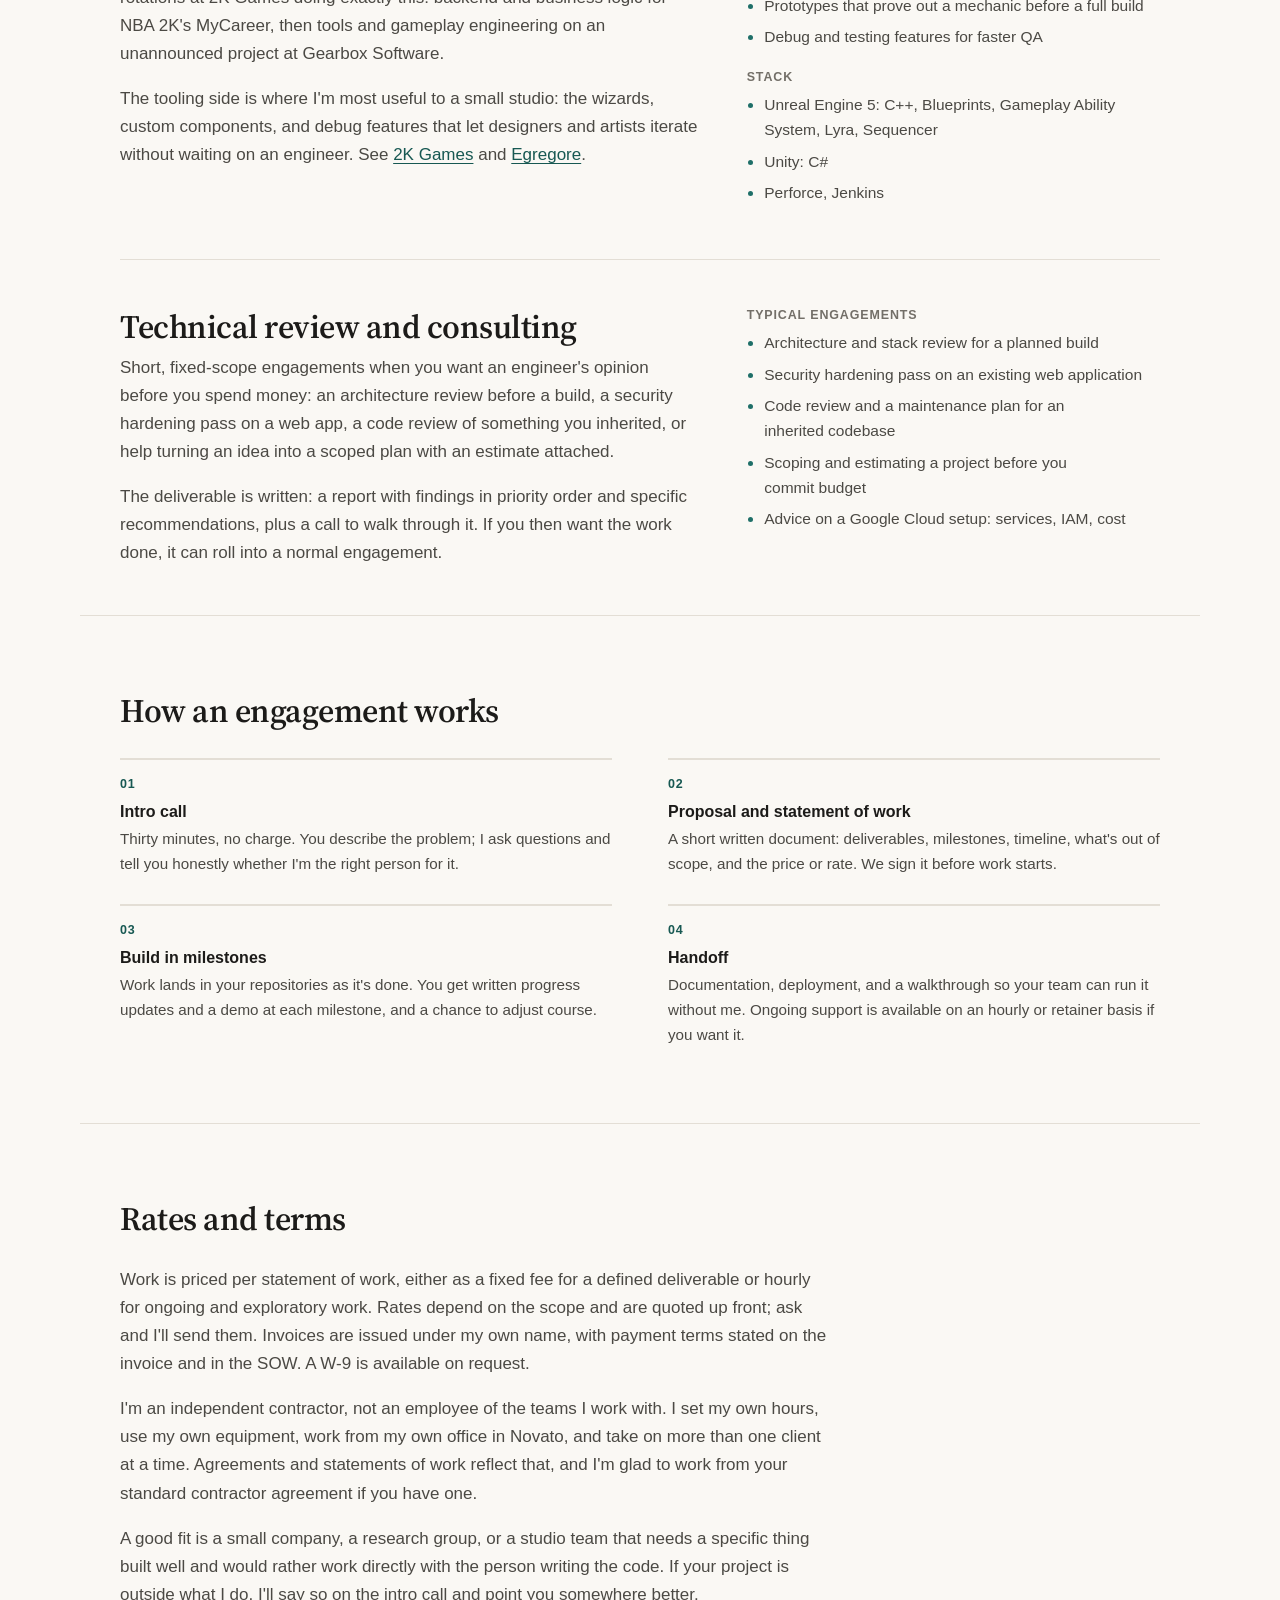
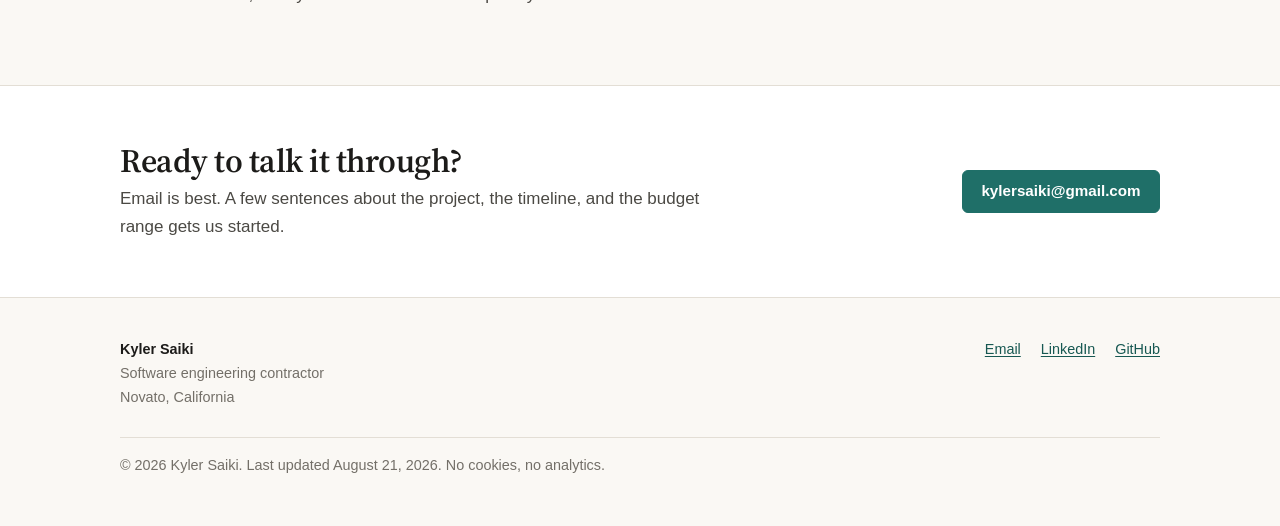
<file: services/index.html>
<!DOCTYPE html>
<html lang="en">
<head>
<meta charset="utf-8">
<meta name="viewport" content="width=device-width, initial-scale=1">
<meta name="color-scheme" content="light">
<meta name="theme-color" content="#faf8f4">
<title>Services – Kyler Saiki, Software Engineering Contractor</title>
<meta name="description" content="Contract software engineering from Novato, California: web application development, internal tools and automation, game development and engine tooling, and technical review. How engagements, rates, and terms work.">
<link rel="canonical" href="https://kysaiki.github.io/services/">
<meta property="og:type" content="website">
<meta property="og:site_name" content="Kyler Saiki">
<meta property="og:title" content="Services – Kyler Saiki">
<meta property="og:description" content="Web applications, internal tools, game development, and technical review, on a contract basis.">
<meta property="og:url" content="https://kysaiki.github.io/services/">
<meta property="og:image" content="https://kysaiki.github.io/assets/img/og-image.png">
<meta property="og:image:alt" content="Kyler Saiki, software engineering contractor, Novato, California">
<meta name="twitter:card" content="summary_large_image">
<link rel="icon" href="/assets/img/favicon.svg" type="image/svg+xml">
<link rel="icon" href="/assets/img/favicon-32.png" sizes="32x32" type="image/png">
<link rel="apple-touch-icon" href="/assets/img/apple-touch-icon.png">
<link rel="preconnect" href="https://fonts.googleapis.com">
<link rel="preconnect" href="https://fonts.gstatic.com" crossorigin>
<link rel="stylesheet" href="https://fonts.googleapis.com/css2?family=Source+Serif+4:opsz,wght@8..60,400;8..60,600&amp;display=swap">
<link rel="stylesheet" href="/assets/css/site.css">
</head>
<body>
<a class="skip-link" href="#main">Skip to content</a>
<header class="site-header">
  <div class="container header-inner">
    <a class="brand" href="/">Kyler Saiki<small>Software engineering contractor</small></a>
    <button class="nav-toggle" type="button" aria-expanded="false" aria-controls="site-nav">Menu</button>
    <nav id="site-nav" class="site-nav" aria-label="Main">
      <ul>
        <li><a href="/">Home</a></li>
        <li><a href="/services/" aria-current="page">Services</a></li>
        <li><a href="/work/">Work</a></li>
        <li><a href="/about/">About</a></li>
        <li><a href="/contact/">Contact</a></li>
      </ul>
    </nav>
  </div>
</header>

<main id="main">

  <section class="container page-hero">
    <p class="eyebrow">Services</p>
    <h1>Four kinds of work, one person doing it.</h1>
    <p class="lead">Most engagements are a mix of the areas below. What they have in common: a clear scope, code you own, and direct contact with the engineer writing it.</p>
    <ul class="work-index" aria-label="On this page">
      <li><a href="#web">Web applications</a></li>
      <li><a href="#tools">Internal tools and automation</a></li>
      <li><a href="#games">Game development and engine tooling</a></li>
      <li><a href="#review">Technical review and consulting</a></li>
      <li><a href="#process">How an engagement works</a></li>
      <li><a href="#terms">Rates and terms</a></li>
    </ul>
  </section>

  <div class="container">

    <section class="service-detail" id="web">
      <div>
        <h2>Web applications</h2>
        <p>Full-stack web software, from a new product to the internal dashboard your team has been running out of a spreadsheet. I handle the whole stack: data model and database, API, authentication and access control, the interface, and deployment.</p>
        <p>The most recent example is the analyst dashboard at AddressHate: a Next.js and PostgreSQL application with Google sign-in, per-section access control, and reporting across platforms, models, and narratives. See the <a href="/work/#addresshate">case study</a>.</p>
      </div>
      <div>
        <h3>Typical engagements</h3>
        <ul>
          <li>An internal dashboard on top of data you already have</li>
          <li>A customer- or partner-facing web app built from scratch</li>
          <li>Adding sign-in, roles, reporting, or an admin area to an existing app</li>
          <li>A small service API, with documentation and tests</li>
        </ul>
        <h3>Stack</h3>
        <ul>
          <li>Next.js, React, TypeScript, Tailwind CSS</li>
          <li>Node.js and Python (FastAPI) backends</li>
          <li>PostgreSQL</li>
          <li>Google Cloud: Cloud Run, Cloud SQL, Cloud Storage, IAM, Secret Manager</li>
          <li>Docker, GitHub Actions, Playwright and Vitest</li>
        </ul>
      </div>
    </section>

    <section class="service-detail" id="tools">
      <div>
        <h2>Internal tools and automation</h2>
        <p>The software that makes the rest of a team faster: browser extensions that put a workflow where people already are, control panels for data pipelines, automation for Jira and Confluence, and small desktop or command-line utilities. This is the work I've done the most of, at 2K and since.</p>
        <p>Recent examples: a Chrome extension for annotating posts in place on 16 social and AI-chat platforms, with an offline queue and an approval workflow behind it; a FastAPI and Next.js control panel for an annotation pipeline; and, at 2K, an Atlassian Forge plugin that automated producers' Confluence and Jira work.</p>
      </div>
      <div>
        <h3>Typical engagements</h3>
        <ul>
          <li>Chrome extensions (Manifest V3) that add a workflow to an existing site</li>
          <li>Control panels and monitoring for data pipelines and batch jobs</li>
          <li>Jira and Confluence automation with Atlassian Forge</li>
          <li>Reporting that runs itself: scheduled jobs, digests, exports</li>
          <li>Desktop and command-line utilities in Python or Electron</li>
        </ul>
        <h3>Stack</h3>
        <ul>
          <li>TypeScript, Python</li>
          <li>Chrome extension APIs, esbuild, Playwright</li>
          <li>FastAPI, Next.js, PostgreSQL</li>
          <li>Atlassian Forge, Azure, Google Cloud</li>
        </ul>
      </div>
    </section>

    <section class="service-detail" id="games">
      <div>
        <h2>Game development and engine tooling</h2>
        <p>Gameplay systems and editor tooling in Unreal Engine 5 and Unity. My degree is in computer science with a games emphasis, and I spent three rotations at 2K Games doing exactly this: backend and business logic for NBA 2K's MyCareer, then tools and gameplay engineering on an unannounced project at Gearbox Software.</p>
        <p>The tooling side is where I'm most useful to a small studio: the wizards, custom components, and debug features that let designers and artists iterate without waiting on an engineer. See <a href="/work/#2k-games">2K Games</a> and <a href="/work/#egregore">Egregore</a>.</p>
      </div>
      <div>
        <h3>Typical engagements</h3>
        <ul>
          <li>Editor tools and wizards that shorten a content pipeline</li>
          <li>Gameplay systems: abilities, inventory, progression, camera</li>
          <li>Prototypes that prove out a mechanic before a full build</li>
          <li>Debug and testing features for faster QA</li>
        </ul>
        <h3>Stack</h3>
        <ul>
          <li>Unreal Engine 5: C++, Blueprints, Gameplay Ability System, Lyra, Sequencer</li>
          <li>Unity: C#</li>
          <li>Perforce, Jenkins</li>
        </ul>
      </div>
    </section>

    <section class="service-detail" id="review">
      <div>
        <h2>Technical review and consulting</h2>
        <p>Short, fixed-scope engagements when you want an engineer's opinion before you spend money: an architecture review before a build, a security hardening pass on a web app, a code review of something you inherited, or help turning an idea into a scoped plan with an estimate attached.</p>
        <p>The deliverable is written: a report with findings in priority order and specific recommendations, plus a call to walk through it. If you then want the work done, it can roll into a normal engagement.</p>
      </div>
      <div>
        <h3>Typical engagements</h3>
        <ul>
          <li>Architecture and stack review for a planned build</li>
          <li>Security hardening pass on an existing web application</li>
          <li>Code review and a maintenance plan for an inherited codebase</li>
          <li>Scoping and estimating a project before you commit budget</li>
          <li>Advice on a Google Cloud setup: services, IAM, cost</li>
        </ul>
      </div>
    </section>

  </div>

  <section class="container section section-rule" id="process">
    <div class="section-head">
      <h2>How an engagement works</h2>
    </div>
    <ol class="steps">
      <li>
        <h3>Intro call</h3>
        <p>Thirty minutes, no charge. You describe the problem; I ask questions and tell you honestly whether I'm the right person for it.</p>
      </li>
      <li>
        <h3>Proposal and statement of work</h3>
        <p>A short written document: deliverables, milestones, timeline, what's out of scope, and the price or rate. We sign it before work starts.</p>
      </li>
      <li>
        <h3>Build in milestones</h3>
        <p>Work lands in your repositories as it's done. You get written progress updates and a demo at each milestone, and a chance to adjust course.</p>
      </li>
      <li>
        <h3>Handoff</h3>
        <p>Documentation, deployment, and a walkthrough so your team can run it without me. Ongoing support is available on an hourly or retainer basis if you want it.</p>
      </li>
    </ol>
  </section>

  <section class="container section section-rule" id="terms">
    <div class="section-head">
      <h2>Rates and terms</h2>
    </div>
    <div class="prose">
      <p>Work is priced per statement of work, either as a fixed fee for a defined deliverable or hourly for ongoing and exploratory work. Rates depend on the scope and are quoted up front; ask and I'll send them. Invoices are issued under my own name, with payment terms stated on the invoice and in the SOW. A W-9 is available on request.</p>
      <p>I'm an independent contractor, not an employee of the teams I work with. I set my own hours, use my own equipment, work from my own office in Novato, and take on more than one client at a time. Agreements and statements of work reflect that, and I'm glad to work from your standard contractor agreement if you have one.</p>
      <p>A good fit is a small company, a research group, or a studio team that needs a specific thing built well and would rather work directly with the person writing the code. If your project is outside what I do, I'll say so on the intro call and point you somewhere better.</p>
    </div>
  </section>

</main>

<section class="cta-band">
  <div class="container cta-inner">
    <div>
      <h2>Ready to talk it through?</h2>
      <p>Email is best. A few sentences about the project, the timeline, and the budget range gets us started.</p>
    </div>
    <a class="btn btn-primary" href="mailto:kylersaiki@gmail.com?subject=Project%20inquiry">kylersaiki@gmail.com</a>
  </div>
</section>

<footer class="site-footer">
  <div class="container footer-grid">
    <div><strong>Kyler Saiki</strong><br>Software engineering contractor<br>Novato, California</div>
    <ul class="footer-links">
      <li><a href="mailto:kylersaiki@gmail.com">Email</a></li>
      <li><a href="https://www.linkedin.com/in/kyler-saiki/" rel="noopener">LinkedIn</a></li>
      <li><a href="https://github.com/kysaiki" rel="noopener">GitHub</a></li>
    </ul>
    <div class="footer-note">&copy; 2026 Kyler Saiki. Last updated August 21, 2026. No cookies, no analytics.</div>
  </div>
</footer>
<script src="/assets/js/site.js" defer></script>
</body>
</html>
</file>
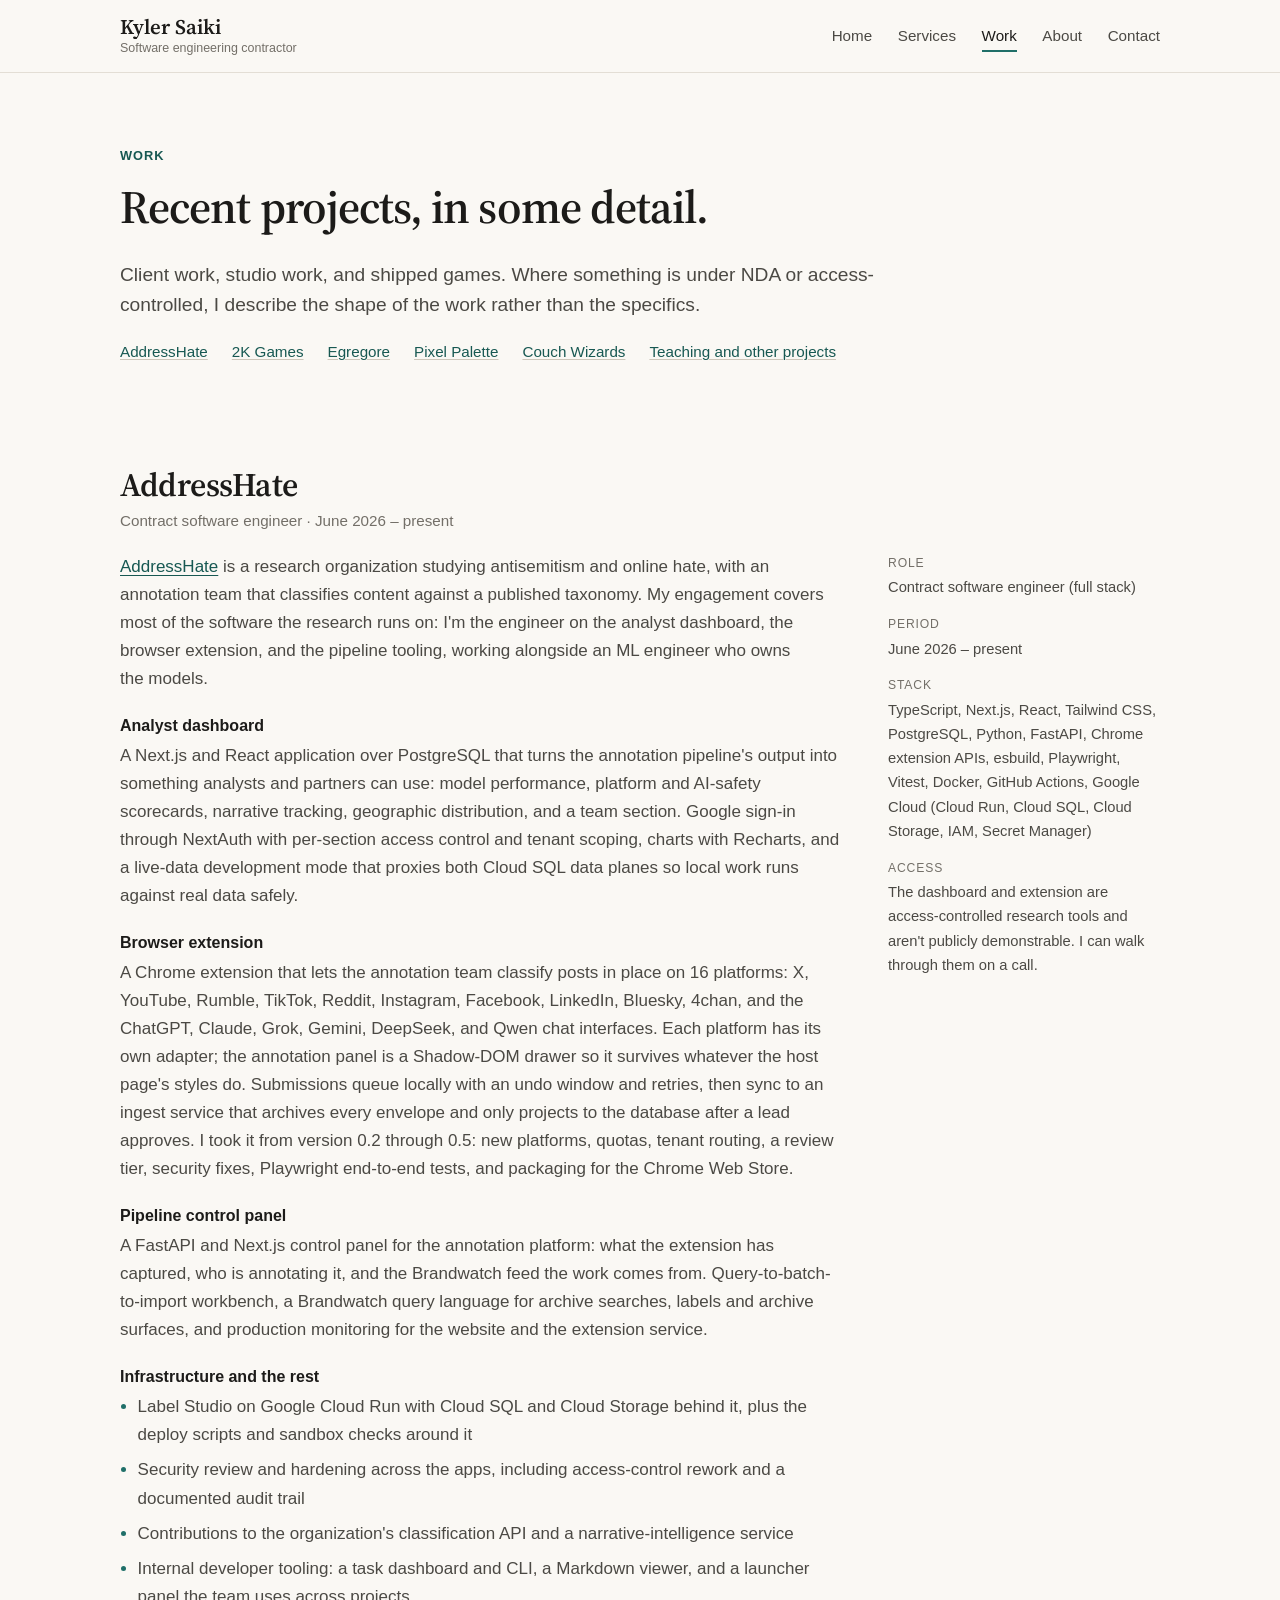
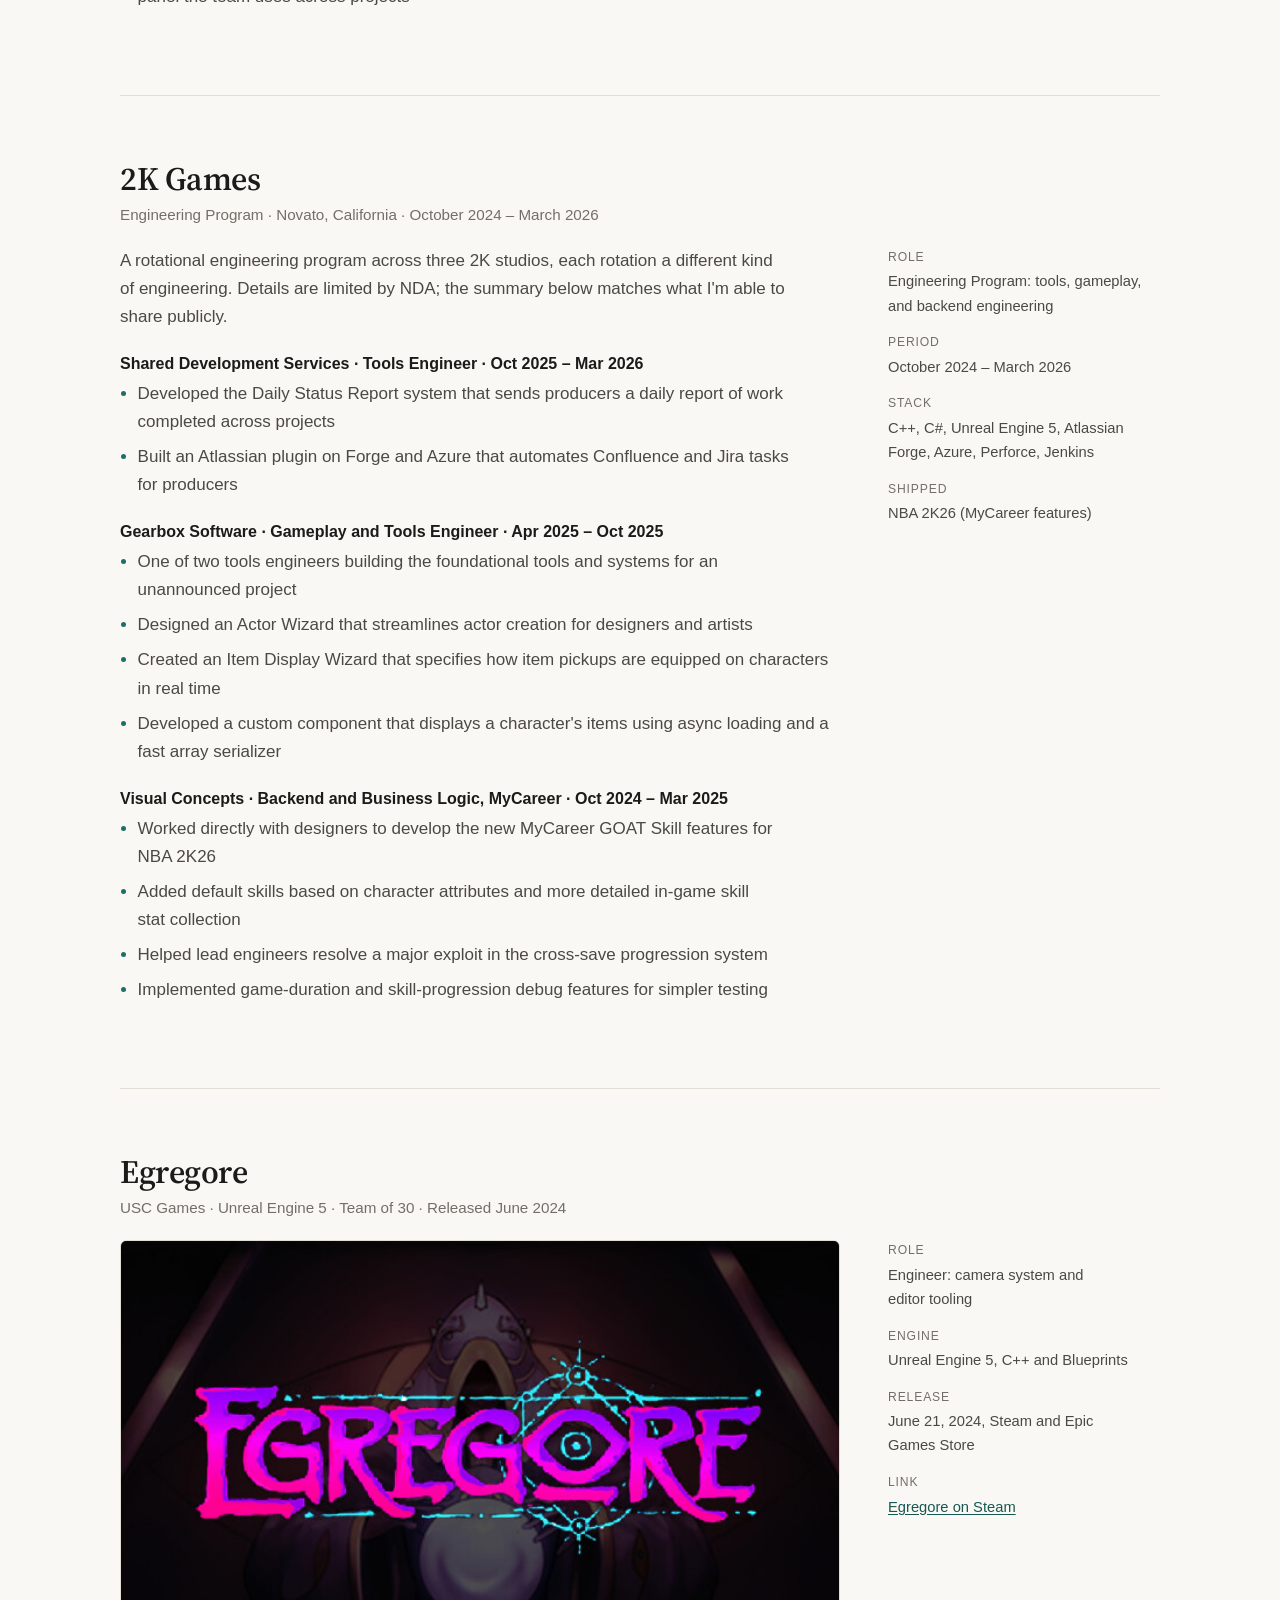
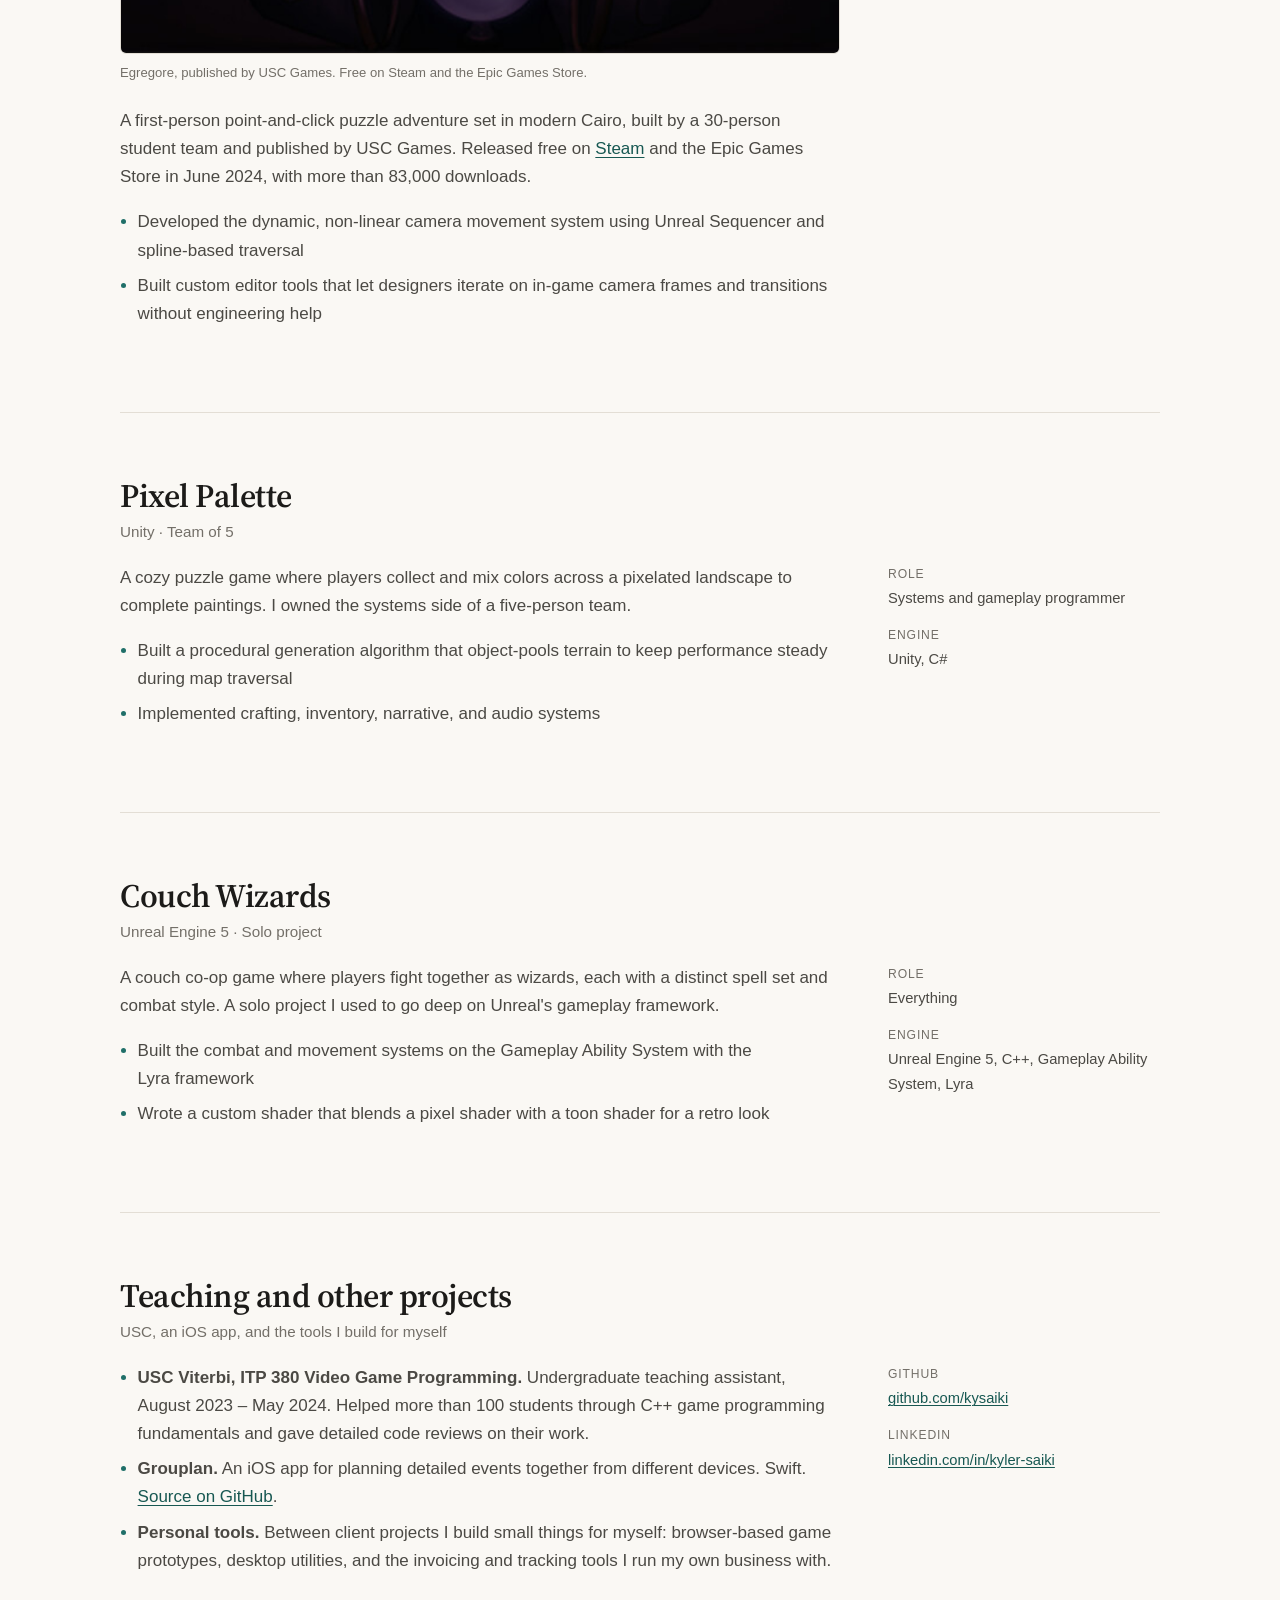
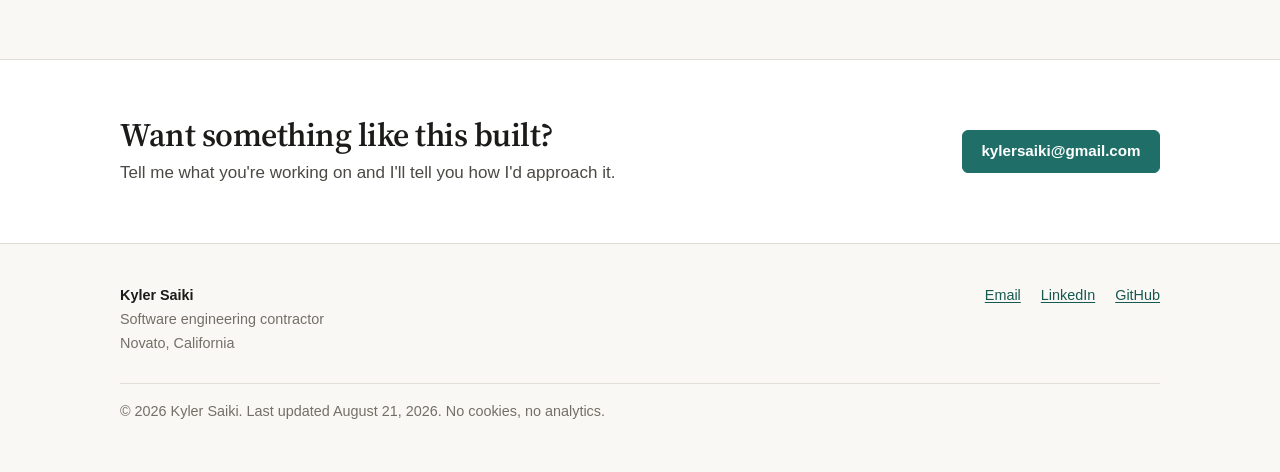
<file: work/index.html>
<!DOCTYPE html>
<html lang="en">
<head>
<meta charset="utf-8">
<meta name="viewport" content="width=device-width, initial-scale=1">
<meta name="color-scheme" content="light">
<meta name="theme-color" content="#faf8f4">
<title>Work – Kyler Saiki, Software Engineering Contractor</title>
<meta name="description" content="Case studies: annotation platform and analyst dashboard for AddressHate, tools and gameplay engineering at 2K Games, and shipped games including Egregore (83,000+ downloads).">
<link rel="canonical" href="https://kysaiki.github.io/work/">
<meta property="og:type" content="website">
<meta property="og:site_name" content="Kyler Saiki">
<meta property="og:title" content="Work – Kyler Saiki">
<meta property="og:description" content="Case studies from contract work, 2K Games, and shipped games.">
<meta property="og:url" content="https://kysaiki.github.io/work/">
<meta property="og:image" content="https://kysaiki.github.io/assets/img/og-image.png">
<meta property="og:image:alt" content="Kyler Saiki, software engineering contractor, Novato, California">
<meta name="twitter:card" content="summary_large_image">
<link rel="icon" href="/assets/img/favicon.svg" type="image/svg+xml">
<link rel="icon" href="/assets/img/favicon-32.png" sizes="32x32" type="image/png">
<link rel="apple-touch-icon" href="/assets/img/apple-touch-icon.png">
<link rel="preconnect" href="https://fonts.googleapis.com">
<link rel="preconnect" href="https://fonts.gstatic.com" crossorigin>
<link rel="stylesheet" href="https://fonts.googleapis.com/css2?family=Source+Serif+4:opsz,wght@8..60,400;8..60,600&amp;display=swap">
<link rel="stylesheet" href="/assets/css/site.css">
</head>
<body>
<a class="skip-link" href="#main">Skip to content</a>
<header class="site-header">
  <div class="container header-inner">
    <a class="brand" href="/">Kyler Saiki<small>Software engineering contractor</small></a>
    <button class="nav-toggle" type="button" aria-expanded="false" aria-controls="site-nav">Menu</button>
    <nav id="site-nav" class="site-nav" aria-label="Main">
      <ul>
        <li><a href="/">Home</a></li>
        <li><a href="/services/">Services</a></li>
        <li><a href="/work/" aria-current="page">Work</a></li>
        <li><a href="/about/">About</a></li>
        <li><a href="/contact/">Contact</a></li>
      </ul>
    </nav>
  </div>
</header>

<main id="main">

  <section class="container page-hero">
    <p class="eyebrow">Work</p>
    <h1>Recent projects, in some detail.</h1>
    <p class="lead">Client work, studio work, and shipped games. Where something is under NDA or access-controlled, I describe the shape of the work rather than the specifics.</p>
    <ul class="work-index" aria-label="On this page">
      <li><a href="#addresshate">AddressHate</a></li>
      <li><a href="#2k-games">2K Games</a></li>
      <li><a href="#egregore">Egregore</a></li>
      <li><a href="#pixel-palette">Pixel Palette</a></li>
      <li><a href="#couch-wizards">Couch Wizards</a></li>
      <li><a href="#other">Teaching and other projects</a></li>
    </ul>
  </section>

  <div class="container">

    <article class="case" id="addresshate">
      <h2>AddressHate</h2>
      <p class="sub">Contract software engineer · June 2026 – present</p>
      <div class="case-grid">
        <div class="case-body">
          <p><a href="https://addresshate.org/" rel="noopener">AddressHate</a> is a research organization studying antisemitism and online hate, with an annotation team that classifies content against a published taxonomy. My engagement covers most of the software the research runs on: I'm the engineer on the analyst dashboard, the browser extension, and the pipeline tooling, working alongside an ML engineer who owns the models.</p>

          <h3>Analyst dashboard</h3>
          <p>A Next.js and React application over PostgreSQL that turns the annotation pipeline's output into something analysts and partners can use: model performance, platform and AI-safety scorecards, narrative tracking, geographic distribution, and a team section. Google sign-in through NextAuth with per-section access control and tenant scoping, charts with Recharts, and a live-data development mode that proxies both Cloud SQL data planes so local work runs against real data safely.</p>

          <h3>Browser extension</h3>
          <p>A Chrome extension that lets the annotation team classify posts in place on 16 platforms: X, YouTube, Rumble, TikTok, Reddit, Instagram, Facebook, LinkedIn, Bluesky, 4chan, and the ChatGPT, Claude, Grok, Gemini, DeepSeek, and Qwen chat interfaces. Each platform has its own adapter; the annotation panel is a Shadow-DOM drawer so it survives whatever the host page's styles do. Submissions queue locally with an undo window and retries, then sync to an ingest service that archives every envelope and only projects to the database after a lead approves. I took it from version 0.2 through 0.5: new platforms, quotas, tenant routing, a review tier, security fixes, Playwright end-to-end tests, and packaging for the Chrome Web Store.</p>

          <h3>Pipeline control panel</h3>
          <p>A FastAPI and Next.js control panel for the annotation platform: what the extension has captured, who is annotating it, and the Brandwatch feed the work comes from. Query-to-batch-to-import workbench, a Brandwatch query language for archive searches, labels and archive surfaces, and production monitoring for the website and the extension service.</p>

          <h3>Infrastructure and the rest</h3>
          <ul>
            <li>Label Studio on Google Cloud Run with Cloud SQL and Cloud Storage behind it, plus the deploy scripts and sandbox checks around it</li>
            <li>Security review and hardening across the apps, including access-control rework and a documented audit trail</li>
            <li>Contributions to the organization's classification API and a narrative-intelligence service</li>
            <li>Internal developer tooling: a task dashboard and CLI, a Markdown viewer, and a launcher panel the team uses across projects</li>
          </ul>
        </div>
        <aside class="case-meta" aria-label="Project details">
          <dl>
            <div><dt>Role</dt><dd>Contract software engineer (full stack)</dd></div>
            <div><dt>Period</dt><dd>June 2026 – present</dd></div>
            <div><dt>Stack</dt><dd>TypeScript, Next.js, React, Tailwind CSS, PostgreSQL, Python, FastAPI, Chrome extension APIs, esbuild, Playwright, Vitest, Docker, GitHub Actions, Google Cloud (Cloud Run, Cloud SQL, Cloud Storage, IAM, Secret Manager)</dd></div>
            <div><dt>Access</dt><dd>The dashboard and extension are access-controlled research tools and aren't publicly demonstrable. I can walk through them on a call.</dd></div>
          </dl>
        </aside>
      </div>
    </article>

    <article class="case" id="2k-games">
      <h2>2K Games</h2>
      <p class="sub">Engineering Program · Novato, California · October 2024 – March 2026</p>
      <div class="case-grid">
        <div class="case-body">
          <p>A rotational engineering program across three 2K studios, each rotation a different kind of engineering. Details are limited by NDA; the summary below matches what I'm able to share publicly.</p>

          <h3>Shared Development Services · Tools Engineer · Oct 2025 – Mar 2026</h3>
          <ul>
            <li>Developed the Daily Status Report system that sends producers a daily report of work completed across projects</li>
            <li>Built an Atlassian plugin on Forge and Azure that automates Confluence and Jira tasks for producers</li>
          </ul>

          <h3>Gearbox Software · Gameplay and Tools Engineer · Apr 2025 – Oct 2025</h3>
          <ul>
            <li>One of two tools engineers building the foundational tools and systems for an unannounced project</li>
            <li>Designed an Actor Wizard that streamlines actor creation for designers and artists</li>
            <li>Created an Item Display Wizard that specifies how item pickups are equipped on characters in real time</li>
            <li>Developed a custom component that displays a character's items using async loading and a fast array serializer</li>
          </ul>

          <h3>Visual Concepts · Backend and Business Logic, MyCareer · Oct 2024 – Mar 2025</h3>
          <ul>
            <li>Worked directly with designers to develop the new MyCareer GOAT Skill features for NBA 2K26</li>
            <li>Added default skills based on character attributes and more detailed in-game skill stat collection</li>
            <li>Helped lead engineers resolve a major exploit in the cross-save progression system</li>
            <li>Implemented game-duration and skill-progression debug features for simpler testing</li>
          </ul>
        </div>
        <aside class="case-meta" aria-label="Project details">
          <dl>
            <div><dt>Role</dt><dd>Engineering Program: tools, gameplay, and backend engineering</dd></div>
            <div><dt>Period</dt><dd>October 2024 – March 2026</dd></div>
            <div><dt>Stack</dt><dd>C++, C#, Unreal Engine 5, Atlassian Forge, Azure, Perforce, Jenkins</dd></div>
            <div><dt>Shipped</dt><dd>NBA 2K26 (MyCareer features)</dd></div>
          </dl>
        </aside>
      </div>
    </article>

    <article class="case" id="egregore">
      <h2>Egregore</h2>
      <p class="sub">USC Games · Unreal Engine 5 · Team of 30 · Released June 2024</p>
      <div class="case-grid">
        <div class="case-body">
          <figure class="figure">
            <img src="/assets/img/egregore.jpg" width="616" height="353" alt="Egregore key art: the game's title in glowing magenta letters over a dark scene." loading="lazy">
            <figcaption>Egregore, published by USC Games. Free on Steam and the Epic Games Store.</figcaption>
          </figure>
          <p>A first-person point-and-click puzzle adventure set in modern Cairo, built by a 30-person student team and published by USC Games. Released free on <a href="https://store.steampowered.com/app/2858380/Egregore/" rel="noopener">Steam</a> and the Epic Games Store in June 2024, with more than 83,000 downloads.</p>
          <ul>
            <li>Developed the dynamic, non-linear camera movement system using Unreal Sequencer and spline-based traversal</li>
            <li>Built custom editor tools that let designers iterate on in-game camera frames and transitions without engineering help</li>
          </ul>
        </div>
        <aside class="case-meta" aria-label="Project details">
          <dl>
            <div><dt>Role</dt><dd>Engineer: camera system and editor tooling</dd></div>
            <div><dt>Engine</dt><dd>Unreal Engine 5, C++ and Blueprints</dd></div>
            <div><dt>Release</dt><dd>June 21, 2024, Steam and Epic Games Store</dd></div>
            <div><dt>Link</dt><dd><a href="https://store.steampowered.com/app/2858380/Egregore/" rel="noopener">Egregore on Steam</a></dd></div>
          </dl>
        </aside>
      </div>
    </article>

    <article class="case" id="pixel-palette">
      <h2>Pixel Palette</h2>
      <p class="sub">Unity · Team of 5</p>
      <div class="case-grid">
        <div class="case-body">
          <p>A cozy puzzle game where players collect and mix colors across a pixelated landscape to complete paintings. I owned the systems side of a five-person team.</p>
          <ul>
            <li>Built a procedural generation algorithm that object-pools terrain to keep performance steady during map traversal</li>
            <li>Implemented crafting, inventory, narrative, and audio systems</li>
          </ul>
        </div>
        <aside class="case-meta" aria-label="Project details">
          <dl>
            <div><dt>Role</dt><dd>Systems and gameplay programmer</dd></div>
            <div><dt>Engine</dt><dd>Unity, C#</dd></div>
          </dl>
        </aside>
      </div>
    </article>

    <article class="case" id="couch-wizards">
      <h2>Couch Wizards</h2>
      <p class="sub">Unreal Engine 5 · Solo project</p>
      <div class="case-grid">
        <div class="case-body">
          <p>A couch co-op game where players fight together as wizards, each with a distinct spell set and combat style. A solo project I used to go deep on Unreal's gameplay framework.</p>
          <ul>
            <li>Built the combat and movement systems on the Gameplay Ability System with the Lyra framework</li>
            <li>Wrote a custom shader that blends a pixel shader with a toon shader for a retro look</li>
          </ul>
        </div>
        <aside class="case-meta" aria-label="Project details">
          <dl>
            <div><dt>Role</dt><dd>Everything</dd></div>
            <div><dt>Engine</dt><dd>Unreal Engine 5, C++, Gameplay Ability System, Lyra</dd></div>
          </dl>
        </aside>
      </div>
    </article>

    <article class="case" id="other">
      <h2>Teaching and other projects</h2>
      <p class="sub">USC, an iOS app, and the tools I build for myself</p>
      <div class="case-grid">
        <div class="case-body">
          <ul>
            <li><strong>USC Viterbi, ITP 380 Video Game Programming.</strong> Undergraduate teaching assistant, August 2023 – May 2024. Helped more than 100 students through C++ game programming fundamentals and gave detailed code reviews on their work.</li>
            <li><strong>Grouplan.</strong> An iOS app for planning detailed events together from different devices. Swift. <a href="https://github.com/kysaiki/Grouplan" rel="noopener">Source on GitHub</a>.</li>
            <li><strong>Personal tools.</strong> Between client projects I build small things for myself: browser-based game prototypes, desktop utilities, and the invoicing and tracking tools I run my own business with.</li>
          </ul>
        </div>
        <aside class="case-meta" aria-label="Links">
          <dl>
            <div><dt>GitHub</dt><dd><a href="https://github.com/kysaiki" rel="noopener">github.com/kysaiki</a></dd></div>
            <div><dt>LinkedIn</dt><dd><a href="https://www.linkedin.com/in/kyler-saiki/" rel="noopener">linkedin.com/in/kyler-saiki</a></dd></div>
          </dl>
        </aside>
      </div>
    </article>

  </div>

</main>

<section class="cta-band">
  <div class="container cta-inner">
    <div>
      <h2>Want something like this built?</h2>
      <p>Tell me what you're working on and I'll tell you how I'd approach it.</p>
    </div>
    <a class="btn btn-primary" href="mailto:kylersaiki@gmail.com?subject=Project%20inquiry">kylersaiki@gmail.com</a>
  </div>
</section>

<footer class="site-footer">
  <div class="container footer-grid">
    <div><strong>Kyler Saiki</strong><br>Software engineering contractor<br>Novato, California</div>
    <ul class="footer-links">
      <li><a href="mailto:kylersaiki@gmail.com">Email</a></li>
      <li><a href="https://www.linkedin.com/in/kyler-saiki/" rel="noopener">LinkedIn</a></li>
      <li><a href="https://github.com/kysaiki" rel="noopener">GitHub</a></li>
    </ul>
    <div class="footer-note">&copy; 2026 Kyler Saiki. Last updated August 21, 2026. No cookies, no analytics.</div>
  </div>
</footer>
<script src="/assets/js/site.js" defer></script>
</body>
</html>
</file>
<file: assets/css/site.css>
/* kysaiki.github.io — site styles */

:root {
  --bg: #faf8f4;
  --surface: #ffffff;
  --ink: #1c1b19;
  --ink-2: #4b4944;
  --ink-3: #736f68;
  --line: #e3ded5;
  --line-strong: #cdc6ba;
  --accent: #1f6f68;
  --accent-ink: #175852;
  --accent-soft: #e7f0ee;
  --serif: "Source Serif 4", Georgia, "Times New Roman", serif;
  --sans: -apple-system, BlinkMacSystemFont, "Segoe UI", Roboto, "Helvetica Neue", Arial, sans-serif;
  --radius: 6px;
  --container: 70rem;
  --gutter: clamp(1.25rem, 4vw, 2.5rem);
}

*, *::before, *::after { box-sizing: border-box; }
html { -webkit-text-size-adjust: 100%; }
body {
  margin: 0;
  background: var(--bg);
  color: var(--ink);
  font-family: var(--sans);
  font-size: 1.0625rem;
  line-height: 1.65;
  -webkit-font-smoothing: antialiased;
}
img, svg { max-width: 100%; height: auto; display: block; }
h1, h2, h3, h4 {
  font-family: var(--serif);
  font-weight: 600;
  line-height: 1.15;
  letter-spacing: -0.015em;
  margin: 0 0 0.6em;
  color: var(--ink);
  overflow-wrap: break-word;
}
h1 { font-size: clamp(2.1rem, 4.6vw, 3.3rem); letter-spacing: -0.02em; line-height: 1.08; }
h2 { font-size: clamp(1.55rem, 2.8vw, 2.05rem); }
h3 { font-size: 1.2rem; }
p { margin: 0 0 1em; }
p:last-child { margin-bottom: 0; }
a { color: var(--accent-ink); text-decoration-thickness: 1px; text-underline-offset: 0.16em; }
a:hover { color: var(--ink); }
ul, ol { padding-left: 1.25rem; }
:focus-visible { outline: 2px solid var(--accent); outline-offset: 3px; }

.container { width: 100%; max-width: var(--container); margin-inline: auto; padding-inline: var(--gutter); }
.prose { max-width: 42em; }
.prose p { color: var(--ink-2); }
.muted { color: var(--ink-3); }
.small { font-size: 0.9rem; }

.skip-link {
  position: absolute; left: 1rem; top: -4rem;
  background: var(--ink); color: #fff; padding: 0.5rem 0.75rem;
  border-radius: var(--radius); z-index: 100; text-decoration: none;
}
.skip-link:focus { top: 1rem; }

/* Header and navigation */
.site-header { border-bottom: 1px solid var(--line); background: var(--bg); position: relative; z-index: 20; }
.header-inner { display: flex; align-items: center; justify-content: space-between; gap: 1rem; min-height: 4.5rem; }
.brand { text-decoration: none; color: var(--ink); font-family: var(--serif); font-weight: 600; font-size: 1.3rem; line-height: 1.1; }
.brand:hover { color: var(--ink); }
.brand small { display: block; font-family: var(--sans); font-weight: 400; font-size: 0.78rem; color: var(--ink-3); margin-top: 0.2rem; }
.site-nav ul { list-style: none; margin: 0; padding: 0; display: flex; gap: 1.6rem; }
.site-nav a { text-decoration: none; color: var(--ink-2); font-size: 0.95rem; padding: 0.35rem 0; border-bottom: 2px solid transparent; white-space: nowrap; }
.site-nav a:hover { color: var(--ink); }
.site-nav a[aria-current="page"] { color: var(--ink); border-bottom-color: var(--accent); }
.nav-toggle {
  display: none; appearance: none; background: none;
  border: 1px solid var(--line-strong); border-radius: var(--radius);
  padding: 0.45rem 0.85rem; font: inherit; font-size: 0.9rem; color: var(--ink); cursor: pointer;
}
.nav-toggle:hover { border-color: var(--ink); }
@media (max-width: 47.99rem) {
  .nav-toggle { display: inline-block; }
  .site-nav {
    display: none; position: absolute; left: 0; right: 0; top: 100%;
    background: var(--bg); border-bottom: 1px solid var(--line);
    padding: 0.25rem 0 0.75rem; box-shadow: 0 14px 28px -18px rgba(0, 0, 0, 0.3);
  }
  .site-nav.is-open { display: block; }
  .site-nav ul { flex-direction: column; gap: 0; padding-inline: var(--gutter); }
  .site-nav a { display: block; padding: 0.8rem 0; border-bottom: 1px solid var(--line); font-size: 1.05rem; }
  .site-nav li:last-child a { border-bottom-color: transparent; }
  .site-nav a[aria-current="page"] { border-bottom-color: var(--line); color: var(--accent-ink); font-weight: 600; }
}

/* Buttons */
.btn {
  display: inline-block; padding: 0.7rem 1.15rem; border-radius: var(--radius);
  text-decoration: none; font-weight: 600; font-size: 0.95rem; line-height: 1.2;
  border: 1px solid transparent; transition: background-color 120ms ease, border-color 120ms ease;
}
.btn-primary { background: var(--accent); color: #fff; border-color: var(--accent); }
.btn-primary:hover { background: var(--accent-ink); border-color: var(--accent-ink); color: #fff; }
.btn-secondary { background: transparent; color: var(--ink); border-color: var(--line-strong); }
.btn-secondary:hover { border-color: var(--ink); color: var(--ink); }
.actions { display: flex; flex-wrap: wrap; gap: 0.75rem; margin-top: 1.75rem; }

/* Hero blocks */
.hero { padding-block: clamp(3rem, 8vw, 6rem) clamp(2rem, 5vw, 3.5rem); }
.hero h1 { max-width: 17em; }
.eyebrow { margin: 0 0 1rem; font-size: 0.8rem; font-weight: 600; letter-spacing: 0.08em; text-transform: uppercase; color: var(--accent-ink); }
.lead { font-size: clamp(1.1rem, 1.5vw, 1.28rem); color: var(--ink-2); max-width: 40em; }
.page-hero { padding-block: clamp(2.5rem, 6vw, 4.5rem) clamp(1.5rem, 3vw, 2.5rem); }
.page-hero h1 { font-size: clamp(2rem, 4vw, 2.9rem); }

/* Facts strip */
.facts {
  display: grid; grid-template-columns: repeat(auto-fit, minmax(min(100%, 13rem), 1fr));
  gap: 1.25rem 2rem; margin: 0; padding: 1.75rem 0;
  border-top: 1px solid var(--line); border-bottom: 1px solid var(--line);
}
.facts div { min-width: 0; }
.facts dt { font-size: 0.76rem; text-transform: uppercase; letter-spacing: 0.07em; color: var(--ink-3); margin-bottom: 0.3rem; }
.facts dd { margin: 0; font-size: 0.95rem; color: var(--ink-2); }

/* Sections */
.section { padding-block: clamp(2.75rem, 6vw, 4.75rem); }
.section-rule { border-top: 1px solid var(--line); }
.section-head { display: flex; flex-wrap: wrap; align-items: baseline; justify-content: space-between; gap: 0.5rem 1.5rem; margin-bottom: 1.75rem; }
.section-head h2 { margin: 0; }
.section-head a { font-size: 0.95rem; }

/* Services overview */
.services-grid { display: grid; gap: 2.25rem 3.5rem; grid-template-columns: repeat(auto-fit, minmax(min(100%, 22rem), 1fr)); }
.service .num { display: block; font-variant-numeric: tabular-nums; font-size: 0.78rem; color: var(--accent-ink); font-weight: 600; letter-spacing: 0.06em; margin-bottom: 0.5rem; }
.service h3 { margin-bottom: 0.4rem; }
.service p { color: var(--ink-2); }

/* Work list (home) */
.work-list { list-style: none; margin: 0; padding: 0; display: grid; gap: 1rem; }
.work-item { display: grid; gap: 0.75rem 2.5rem; padding: 1.5rem; background: var(--surface); border: 1px solid var(--line); border-radius: var(--radius); }
@media (min-width: 48rem) { .work-item { grid-template-columns: 13rem minmax(0, 1fr); padding: 1.75rem; } }
.work-meta { display: flex; flex-direction: column; gap: 0.15rem; font-size: 0.9rem; color: var(--ink-3); }
.work-meta .org { font-weight: 600; color: var(--ink); font-size: 1rem; }
.work-item h3 { margin-bottom: 0.35rem; font-size: 1.15rem; }
.work-item h3 a { text-decoration: none; color: var(--ink); }
.work-item h3 a:hover { text-decoration: underline; }
.work-item p { color: var(--ink-2); }
.tags { list-style: none; display: flex; flex-wrap: wrap; gap: 0.4rem; padding: 0; margin: 0.9rem 0 0; }
.tags li { font-size: 0.76rem; color: var(--ink-2); background: var(--bg); border: 1px solid var(--line); border-radius: 999px; padding: 0.15rem 0.6rem; }

/* How I work */
.how-grid { display: grid; gap: 1.75rem 3.5rem; grid-template-columns: repeat(auto-fit, minmax(min(100%, 22rem), 1fr)); }
.how-grid h3 { font-family: var(--sans); font-size: 1rem; font-weight: 600; margin-bottom: 0.3rem; letter-spacing: 0; }
.how-grid p { color: var(--ink-2); font-size: 0.97rem; }

/* Call to action */
.cta-band { background: var(--surface); border-top: 1px solid var(--line); border-bottom: 1px solid var(--line); padding-block: clamp(2.5rem, 5vw, 3.5rem); }
.cta-inner { display: flex; flex-wrap: wrap; align-items: center; justify-content: space-between; gap: 1.5rem 3rem; }
.cta-inner h2 { margin-bottom: 0.35rem; }
.cta-inner p { color: var(--ink-2); max-width: 36em; }
.cta-inner .btn { overflow-wrap: anywhere; }

/* Footer */
.site-footer { padding-block: 2.5rem 3rem; color: var(--ink-3); font-size: 0.9rem; }
.footer-grid { display: flex; flex-wrap: wrap; justify-content: space-between; gap: 1.25rem 2rem; align-items: flex-start; }
.footer-grid strong { color: var(--ink); }
.footer-links { list-style: none; margin: 0; padding: 0; display: flex; gap: 1.25rem; flex-wrap: wrap; }
.footer-note { flex-basis: 100%; border-top: 1px solid var(--line); padding-top: 1rem; margin-top: 0.5rem; }

/* Services page */
.service-detail { display: grid; gap: 1.5rem 3rem; padding-block: clamp(2rem, 4vw, 3rem); border-bottom: 1px solid var(--line); scroll-margin-top: 1rem; }
.service-detail:last-of-type { border-bottom: 0; }
@media (min-width: 56rem) { .service-detail { grid-template-columns: minmax(0, 1.4fr) minmax(0, 1fr); } }
.service-detail h2 { margin-bottom: 0.5rem; }
.service-detail p { color: var(--ink-2); }
.service-detail h3 { font-family: var(--sans); font-size: 0.78rem; text-transform: uppercase; letter-spacing: 0.07em; color: var(--ink-3); font-weight: 600; margin: 0 0 0.5rem; }
.service-detail ul { margin: 0 0 1.25rem; padding-left: 1.1rem; color: var(--ink-2); font-size: 0.97rem; }
.service-detail ul:last-child { margin-bottom: 0; }
.service-detail li { margin-bottom: 0.35rem; }
.service-detail li::marker { color: var(--accent); }

.steps { list-style: none; counter-reset: step; margin: 0; padding: 0; display: grid; gap: 1.75rem 3.5rem; grid-template-columns: repeat(auto-fit, minmax(min(100%, 22rem), 1fr)); }
.steps li { counter-increment: step; padding-top: 0.9rem; border-top: 2px solid var(--line); }
.steps li::before { content: counter(step, decimal-leading-zero); display: block; font-size: 0.78rem; color: var(--accent-ink); font-weight: 600; letter-spacing: 0.06em; margin-bottom: 0.5rem; }
.steps h3 { font-family: var(--sans); font-size: 1rem; font-weight: 600; margin-bottom: 0.3rem; letter-spacing: 0; }
.steps p { color: var(--ink-2); font-size: 0.95rem; }

/* Work page */
.case { padding-block: clamp(2.5rem, 5vw, 4rem); border-bottom: 1px solid var(--line); scroll-margin-top: 1rem; }
.case:last-of-type { border-bottom: 0; }
.case-grid { display: grid; gap: 2rem 3rem; }
@media (min-width: 56rem) { .case-grid { grid-template-columns: minmax(0, 1fr) 17rem; } }
.case h2 { margin-bottom: 0.25rem; }
.case .sub { color: var(--ink-3); margin-bottom: 1.25rem; font-size: 0.95rem; }
.case-body p { color: var(--ink-2); }
.case-body ul { padding-left: 1.1rem; color: var(--ink-2); margin: 0 0 1.25rem; }
.case-body li { margin-bottom: 0.45rem; }
.case-body li::marker { color: var(--accent); }
.case-body h3 { font-family: var(--sans); font-size: 1rem; font-weight: 600; margin: 1.5rem 0 0.4rem; letter-spacing: 0; }
.case-meta { font-size: 0.92rem; }
.case-meta dl { margin: 0; display: grid; gap: 0.9rem; }
.case-meta dt { font-size: 0.76rem; text-transform: uppercase; letter-spacing: 0.07em; color: var(--ink-3); margin-bottom: 0.15rem; }
.case-meta dd { margin: 0; color: var(--ink-2); }
.figure { margin: 0 0 1.5rem; }
.figure img { border-radius: var(--radius); border: 1px solid var(--line); width: 100%; }
.figure figcaption { font-size: 0.82rem; color: var(--ink-3); margin-top: 0.5rem; }
.work-index { list-style: none; margin: 0; padding: 0; display: flex; flex-wrap: wrap; gap: 0.5rem 1.5rem; font-size: 0.95rem; }

/* About page */
.about-grid { display: grid; gap: 2rem 3.5rem; align-items: start; }
@media (min-width: 56rem) { .about-grid { grid-template-columns: 16rem minmax(0, 1fr); } }
.portrait { width: 100%; max-width: 18rem; aspect-ratio: 1 / 1; object-fit: cover; border-radius: var(--radius); border: 1px solid var(--line); }
.timeline { list-style: none; margin: 0; padding: 0; }
.timeline li { display: grid; gap: 0.2rem 2rem; padding: 1.25rem 0; border-top: 1px solid var(--line); }
.timeline > li:last-child { border-bottom: 1px solid var(--line); }
@media (min-width: 40rem) { .timeline > li { grid-template-columns: 11rem minmax(0, 1fr); } }
.timeline .when { font-size: 0.9rem; color: var(--ink-3); font-variant-numeric: tabular-nums; }
.timeline h3 { font-family: var(--sans); font-size: 1.05rem; font-weight: 600; margin-bottom: 0.15rem; letter-spacing: 0; }
.timeline .where { color: var(--ink-3); font-size: 0.92rem; margin-bottom: 0.4rem; }
.timeline p, .timeline ul { color: var(--ink-2); font-size: 0.97rem; }
.timeline ul { padding-left: 1.1rem; margin: 0.4rem 0 0; list-style: disc; }
.timeline ul li { display: list-item; padding: 0; border: 0; margin-bottom: 0.3rem; }
.timeline ul li::marker { color: var(--accent); }
.skills { display: grid; gap: 1.5rem 2.5rem; grid-template-columns: repeat(auto-fit, minmax(min(100%, 18rem), 1fr)); }
.skills h3 { font-family: var(--sans); font-size: 0.78rem; text-transform: uppercase; letter-spacing: 0.07em; color: var(--ink-3); font-weight: 600; margin-bottom: 0.4rem; }
.skills p { color: var(--ink-2); font-size: 0.95rem; }

/* Contact page */
.contact-grid { display: grid; gap: 2.5rem 4rem; align-items: start; }
@media (min-width: 56rem) { .contact-grid { grid-template-columns: minmax(0, 1.1fr) minmax(0, 1fr); } }
.contact-list { list-style: none; margin: 0; padding: 0; }
.contact-list li { display: grid; gap: 0.15rem; padding: 1rem 0; border-top: 1px solid var(--line); }
.contact-list li:last-child { border-bottom: 1px solid var(--line); }
@media (min-width: 30rem) { .contact-list li { grid-template-columns: 7rem minmax(0, 1fr); } }
.contact-list .label { font-size: 0.78rem; text-transform: uppercase; letter-spacing: 0.07em; color: var(--ink-3); padding-top: 0.25rem; }
.contact-list a { font-size: 1.05rem; overflow-wrap: anywhere; }
.contact-list .sub { display: block; font-size: 0.9rem; color: var(--ink-3); }
.note-box { background: var(--surface); border: 1px solid var(--line); border-radius: var(--radius); padding: 1.5rem; font-size: 0.95rem; color: var(--ink-2); }
.note-box h2 { font-size: 1.2rem; margin-bottom: 0.5rem; }
.note-box p:last-child { margin-bottom: 0; }

/* 404 */
.notfound { padding-block: clamp(4rem, 12vw, 8rem); }

@media print {
  .site-header, .site-footer, .cta-band, .nav-toggle, .skip-link { display: none; }
  body { background: #fff; color: #000; }
  a { color: #000; }
}

/* Polish */
::selection { background: var(--accent-soft); color: var(--ink); }
h1, h2, h3 { text-wrap: balance; }
p, li, dd { text-wrap: pretty; }
@media (prefers-reduced-motion: no-preference) { html { scroll-behavior: smooth; } }
.site-nav a, .footer-links a, .work-index a { transition: color 120ms ease; }
.lead { line-height: 1.55; }
.work-item { transition: border-color 150ms ease; }
.work-item:hover { border-color: var(--line-strong); }
@media (min-width: 56rem) { .case-meta { position: sticky; top: 1.5rem; } }
.work-index { row-gap: 0.35rem; }
.work-index a { text-decoration-color: var(--line-strong); }
.work-index a:hover { text-decoration-color: currentColor; }
.note-box h2, .section-head h2 { text-wrap: balance; }
.portrait { background: var(--surface); }
</file>
